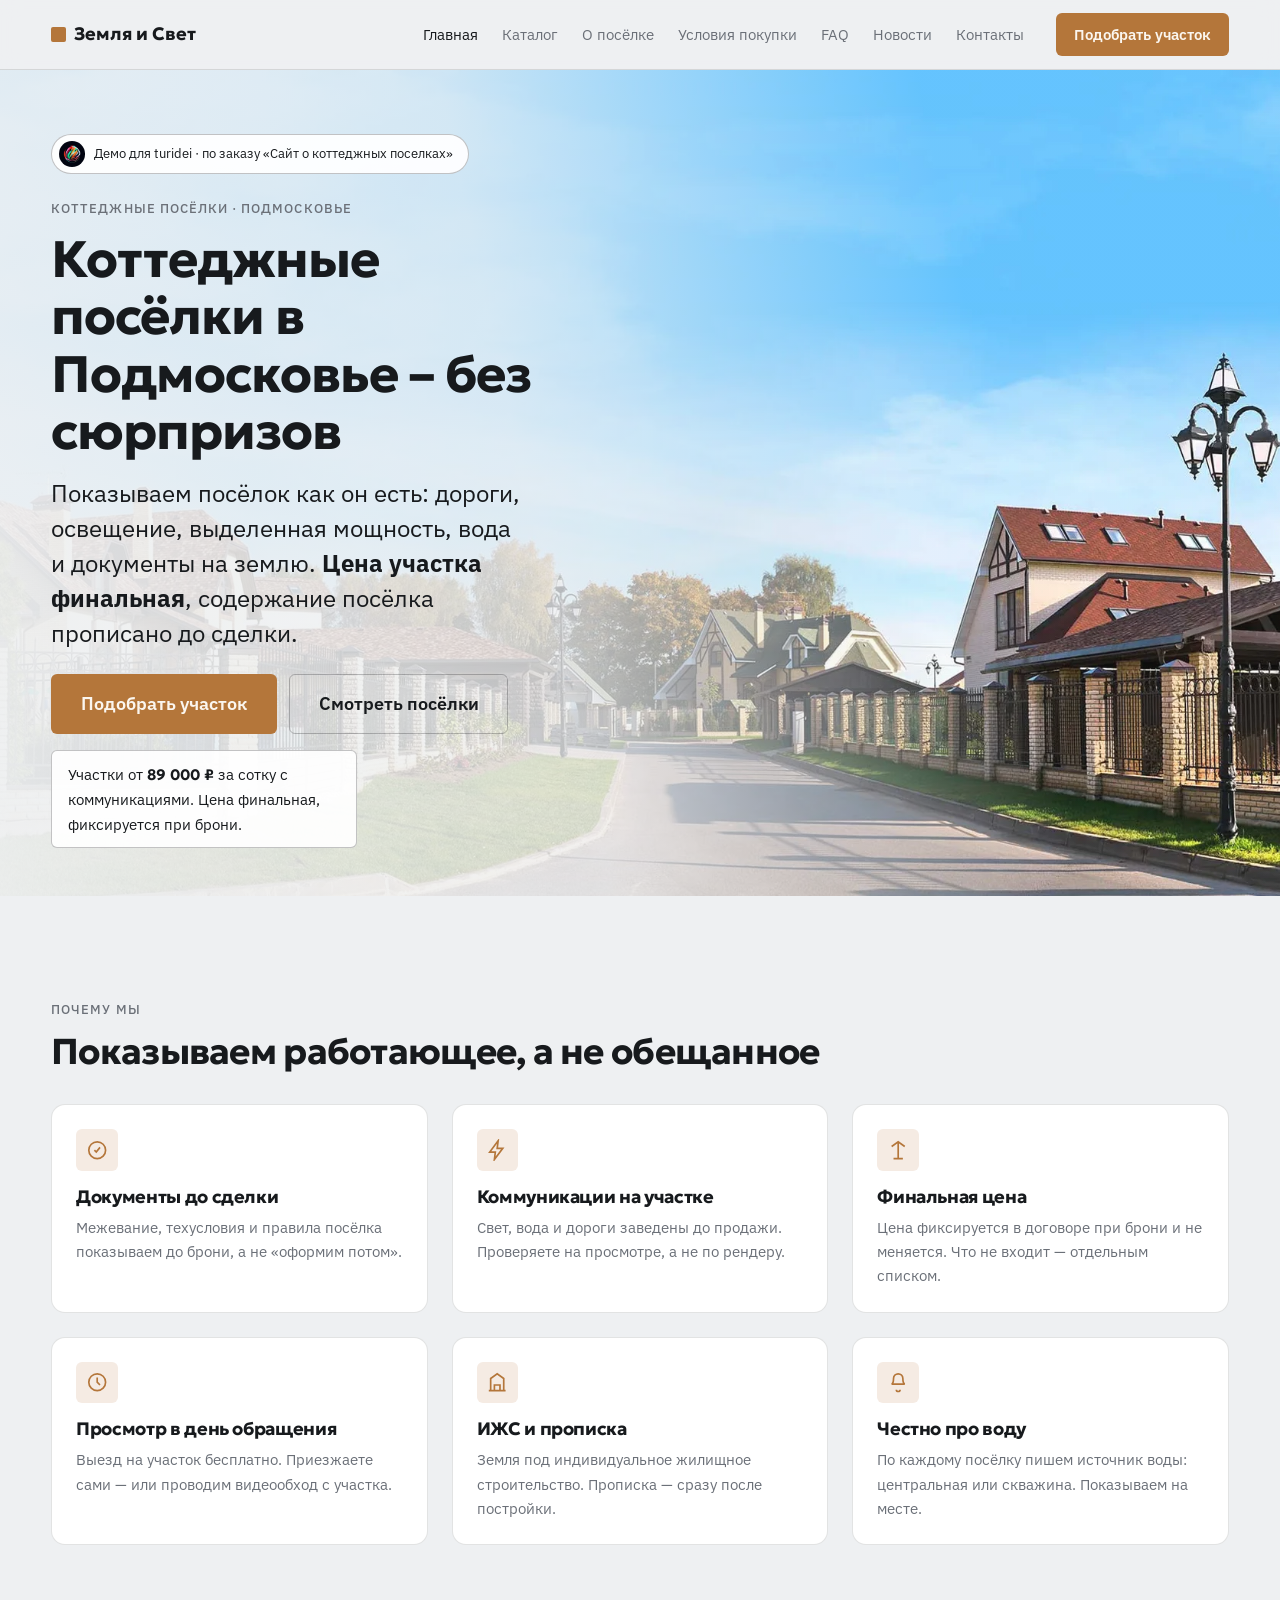
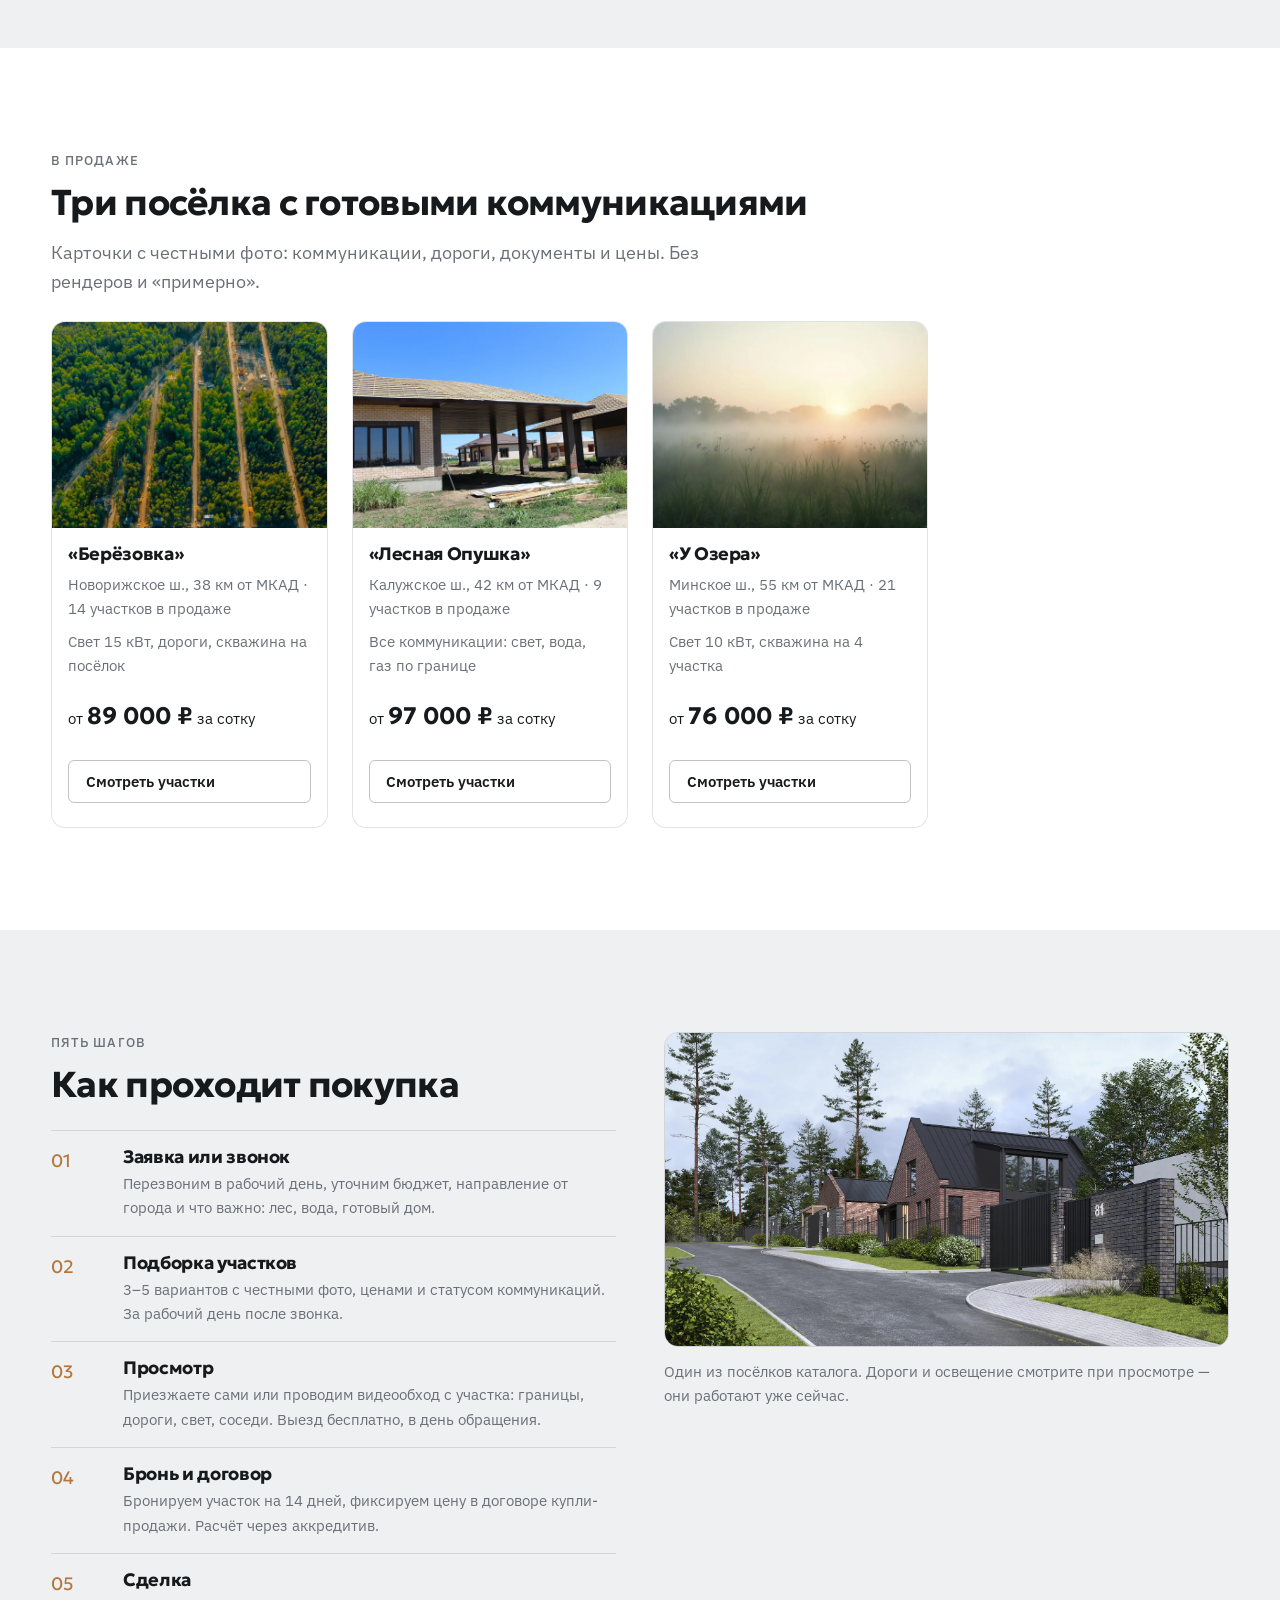
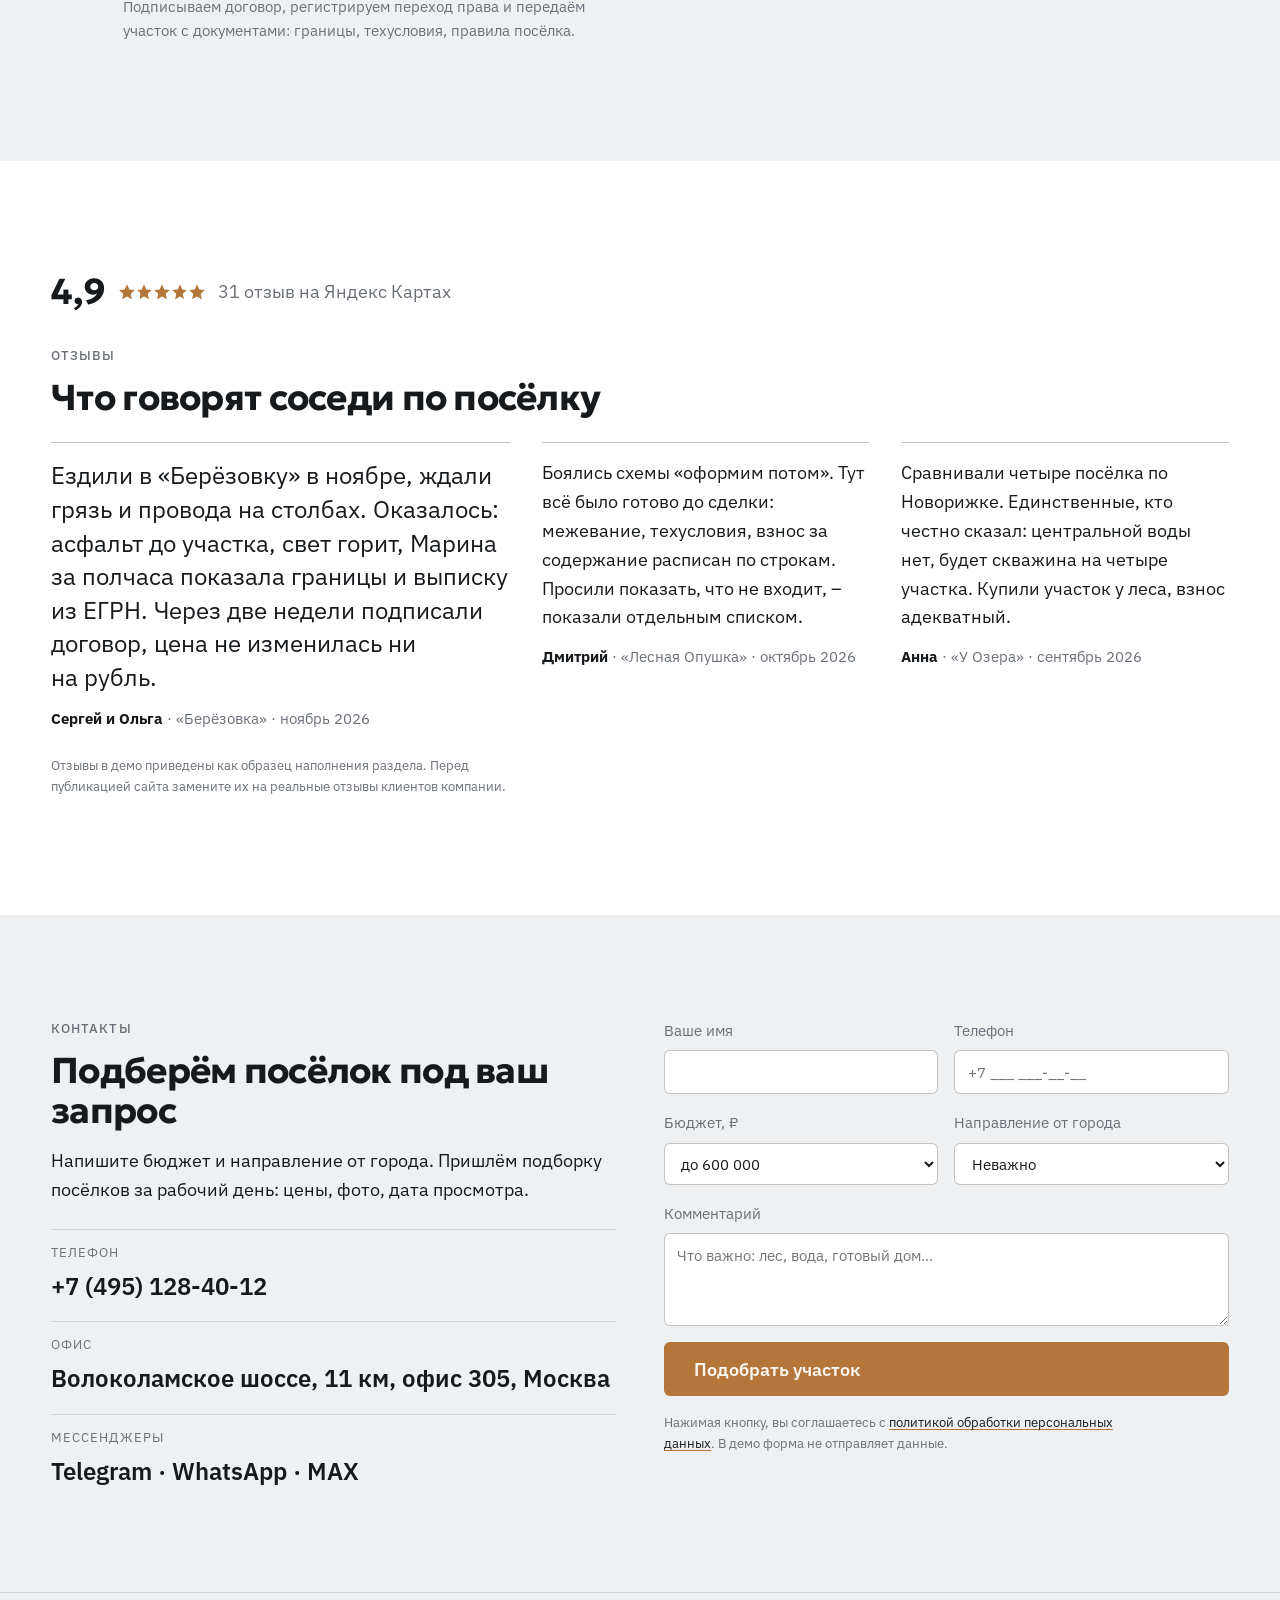
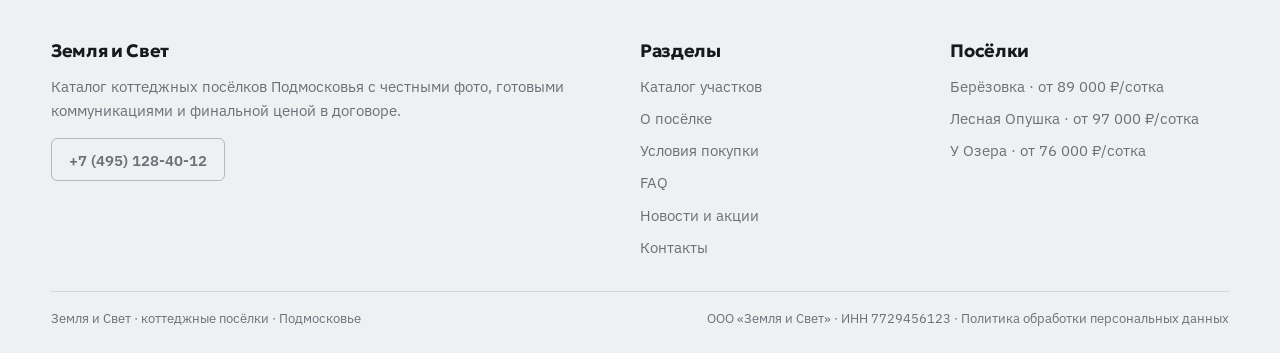
<file: index.html>
<!DOCTYPE html>
<html lang="ru">
<head>
  <meta charset="UTF-8">
  <meta name="viewport" content="width=device-width, initial-scale=1">
  <title>Земля и Свет — коттеджные посёлки в Подмосковье с коммуникациями, участки от 89 000 ₽/сотка</title>
  <meta name="description" content="Каталог коттеджных посёлков Подмосковья: Берёзовка, Лесная Опушка, У Озера. Участки ИЖС с готовыми коммуникациями от 89 000 ₽ за сотку. Цена финальная, фиксируется в договоре.">
  <meta property="og:title" content="Земля и Свет — коттеджные посёлки в Подмосковье без сюрпризов">
  <meta property="og:description" content="Участки ИЖС с коммуникациями от 89 000 ₽/сотка. Дороги, свет, документы — показываем работающее, а не обещанное.">
  <meta property="og:type" content="website">
  <meta property="og:image" content="assets/og.jpg">
  <link rel="preconnect" href="https://fonts.googleapis.com">
  <link rel="preconnect" href="https://fonts.gstatic.com" crossorigin>
  <link href="https://fonts.googleapis.com/css2?family=Geologica:wght@500;600;700&family=IBM+Plex+Sans:wght@400;500;600&display=swap" rel="stylesheet">
  <link rel="icon" href="favicon.svg" type="image/svg+xml">
  <link rel="stylesheet" href="css/site.css?v=4">
  <style>
    /* главная: все тексты строго влево */
    main h1, main h2, main h3, main h4, main p, main li, main dd, main dt,
    main blockquote, main figcaption, main .label, main .field, main .btn, main td, main th { text-align: left; }
    /* колонка на всю ширину экрана: контент начинается от левого края */
    main .wrap, .site-header .wrap, .site-footer .wrap { width: calc(100% - 2 * var(--gutter)); }
    main h2, main .section > .wrap > .label { margin-left: 0; }
    /* преимущества: 3 колонки × 2 ряда */
    main .pros { grid-template-columns: repeat(3, 1fr); }
    @media (max-width: 900px) { main .pros { grid-template-columns: repeat(2, 1fr); } }
    @media (max-width: 560px) { main .pros { grid-template-columns: 1fr; } }
  </style>
  <script type="application/ld+json">
  {
    "@context": "https://schema.org",
    "@type": "RealEstateAgent",
    "name": "Земля и Свет",
    "description": "Каталог коттеджных посёлков Подмосковья с готовыми коммуникациями",
    "telephone": "+7 (495) 128-40-12",
    "address": { "@type": "PostalAddress", "addressLocality": "Москва", "streetAddress": "Волоколамское шоссе, 11 км, офис 305" },
    "areaServed": "Подмосковье"
  }
  </script>
</head>
<body data-nav="index">

<header class="site-header">
  <div class="wrap site-header__in">
    <a class="logo" href="index.html"><i aria-hidden="true"></i>Земля и Свет</a>
    <button class="nav-toggle" type="button" aria-expanded="false" aria-controls="site-nav">Меню</button>
    <nav class="site-nav" id="site-nav" aria-label="Основная навигация">
      <a href="index.html" data-nav="index">Главная</a>
      <a href="catalog.html" data-nav="catalog">Каталог</a>
      <a href="poselok.html" data-nav="poselok">О посёлке</a>
      <a href="terms.html" data-nav="terms">Условия покупки</a>
      <a href="faq.html" data-nav="faq">FAQ</a>
      <a href="news.html" data-nav="news">Новости</a>
      <a href="contacts.html" data-nav="contacts">Контакты</a>
    </nav>
    <a class="btn btn--sm" href="catalog.html">Подобрать участок</a>
  </div>
</header>

<main>
  <!-- HERO -->
  <section class="hero" aria-label="Коттеджные посёлки в Подмосковье">
    <div class="hero__img">
      <img src="assets/cover.webp" alt="Улица коттеджного посёлка: дома, заборы, фонари, чистая дорога" fetchpriority="high">
    </div>
    <div class="hero__scrim"></div>
    <div class="wrap hero__body">
      <p class="demo-for"><img src="assets/zakazchik.jpg" alt="">Демо для turidei · по заказу «Сайт о коттеджных поселках»</p>
      <span class="label">Коттеджные посёлки · Подмосковье</span>
      <h1>Коттеджные посёлки в Подмосковье – без сюрпризов</h1>
      <p class="lead">Показываем посёлок как он есть: дороги, освещение, выделенная мощность, вода и документы на землю. <b>Цена участка финальная</b>, содержание посёлка прописано до сделки.</p>
      <div class="hero__cta">
        <a class="btn" href="catalog.html">Подобрать участок</a>
        <a class="btn btn--ghost" href="poselok.html">Смотреть посёлки</a>
      </div>
      <p class="hero__price">Участки от <b>89 000 ₽</b> за сотку с коммуникациями. <span>Цена финальная, фиксируется при брони.</span></p>
    </div>
  </section>

  <!-- ПРЕИМУЩЕСТВА -->
  <section class="section" aria-label="Преимущества">
    <div class="wrap">
      <span class="label">Почему мы</span>
      <h2>Показываем работающее, а не обещанное</h2>
      <div class="pros" style="margin-top: var(--s6)">
        <div class="pros__item">
          <div class="pros__icon" aria-hidden="true"><svg viewBox="0 0 24 24" fill="none" stroke="currentColor" stroke-width="1.8"><path d="M9 12l2 2 4-5"/><circle cx="12" cy="12" r="9"/></svg></div>
          <h3>Документы до сделки</h3>
          <p>Межевание, техусловия и правила посёлка показываем до брони, а не «оформим потом».</p>
        </div>
        <div class="pros__item">
          <div class="pros__icon" aria-hidden="true"><svg viewBox="0 0 24 24" fill="none" stroke="currentColor" stroke-width="1.8"><path d="M13 2L4 14h6l-1 8 9-12h-6z"/></svg></div>
          <h3>Коммуникации на участке</h3>
          <p>Свет, вода и дороги заведены до продажи. Проверяете на просмотре, а не по рендеру.</p>
        </div>
        <div class="pros__item">
          <div class="pros__icon" aria-hidden="true"><svg viewBox="0 0 24 24" fill="none" stroke="currentColor" stroke-width="1.8"><path d="M12 3v18M5 8l7-5 7 5M7 21h10"/></svg></div>
          <h3>Финальная цена</h3>
          <p>Цена фиксируется в договоре при брони и не меняется. Что не входит — отдельным списком.</p>
        </div>
        <div class="pros__item">
          <div class="pros__icon" aria-hidden="true"><svg viewBox="0 0 24 24" fill="none" stroke="currentColor" stroke-width="1.8"><circle cx="12" cy="12" r="9"/><path d="M12 7v5l3 3"/></svg></div>
          <h3>Просмотр в день обращения</h3>
          <p>Выезд на участок бесплатно. Приезжаете сами — или проводим видеообход с участка.</p>
        </div>
        <div class="pros__item">
          <div class="pros__icon" aria-hidden="true"><svg viewBox="0 0 24 24" fill="none" stroke="currentColor" stroke-width="1.8"><path d="M3 21h18M5 21V8l7-5 7 5v13M9 21v-6h6v6"/></svg></div>
          <h3>ИЖС и прописка</h3>
          <p>Земля под индивидуальное жилищное строительство. Прописка — сразу после постройки.</p>
        </div>
        <div class="pros__item">
          <div class="pros__icon" aria-hidden="true"><svg viewBox="0 0 24 24" fill="none" stroke="currentColor" stroke-width="1.8"><path d="M17 8a5 5 0 10-10 0c0 5-2 6-2 6h14s-2-1-2-6M10 20a2 2 0 004 0"/></svg></div>
          <h3>Честно про воду</h3>
          <p>По каждому посёлку пишем источник воды: центральная или скважина. Показываем на месте.</p>
        </div>
      </div>
    </div>
  </section>

  <!-- КАТАЛОГ ПОСЁЛКОВ -->
  <section class="section section--surface" aria-label="Посёлки в продаже">
    <div class="wrap">
      <span class="label">В продаже</span>
      <h2>Три посёлка с готовыми коммуникациями</h2>
      <p class="muted">Карточки с честными фото: коммуникации, дороги, документы и цены. Без рендеров и «примерно».</p>
      <div class="cards" id="village-cards" style="margin-top: var(--s5)"></div>
    </div>
  </section>

  <!-- КАК ПОКУПАЕМ -->
  <section class="section" aria-label="Как проходит покупка">
    <div class="wrap two-col">
      <div>
        <span class="label">Пять шагов</span>
        <h2>Как проходит покупка</h2>
        <ol class="steps" style="margin-top: var(--s5)">
          <li><div><h3>Заявка или звонок</h3><p>Перезвоним в рабочий день, уточним бюджет, направление от города и что важно: лес, вода, готовый дом.</p></div></li>
          <li><div><h3>Подборка участков</h3><p>3–5 вариантов с честными фото, ценами и статусом коммуникаций. За рабочий день после звонка.</p></div></li>
          <li><div><h3>Просмотр</h3><p>Приезжаете сами или проводим видеообход с участка: границы, дороги, свет, соседи. Выезд бесплатно, в день обращения.</p></div></li>
          <li><div><h3>Бронь и договор</h3><p>Бронируем участок на 14 дней, фиксируем цену в договоре купли-продажи. Расчёт через аккредитив.</p></div></li>
          <li><div><h3>Сделка</h3><p>Подписываем договор, регистрируем переход права и передаём участок с документами: границы, техусловия, правила посёлка.</p></div></li>
        </ol>
      </div>
      <figure class="figure">
        <img src="assets/house.webp" alt="Улица посёлка с домами: заборы, фонари, подъезд" loading="lazy">
        <figcaption>Один из посёлков каталога. Дороги и освещение смотрите при просмотре — они работают уже сейчас.</figcaption>
      </figure>
    </div>
  </section>

  <!-- ОТЗЫВЫ -->
  <section class="section section--surface" aria-label="Отзывы покупателей">
    <div class="wrap">
      <div class="reviews__rating">
        <span class="reviews__num">4,9</span>
        <span class="stars" role="img" aria-label="Оценка 4,9 из 5"></span>
        <span class="muted">31 отзыв на Яндекс Картах</span>
      </div>
      <span class="label">Отзывы</span>
      <h2>Что говорят соседи по посёлку</h2>
      <div class="reviews" id="review-list" style="margin-top: var(--s5)"></div>
      <p class="muted" style="margin-top: var(--s5); font-size: var(--t-xs)">Отзывы в демо приведены как образец наполнения раздела. Перед публикацией сайта замените их на реальные отзывы клиентов компании.</p>
    </div>
  </section>

  <!-- КОНТАКТ + ФОРМА -->
  <section class="section" id="zayavka" aria-label="Оставить заявку">
    <div class="wrap contact-grid">
      <div>
        <span class="label">Контакты</span>
        <h2>Подберём посёлок под ваш запрос</h2>
        <p>Напишите бюджет и направление от города. Пришлём подборку посёлков за рабочий день: цены, фото, дата просмотра.</p>
        <dl class="contact-list" style="margin-top: var(--s5)">
          <div><dt>Телефон</dt><dd><a href="tel:+74951284012">+7 (495) 128-40-12</a></dd></div>
          <div><dt>Офис</dt><dd>Волоколамское шоссе, 11 км, офис 305, Москва</dd></div>
          <div><dt>Мессенджеры</dt><dd><a href="https://t.me/zemlya_i_svet" rel="noopener">Telegram</a> · <a href="https://wa.me/74951284012" rel="noopener">WhatsApp</a> · <a href="https://max.ru/zemlya_i_svet" rel="noopener">MAX</a></dd></div>
        </dl>
      </div>
      <form class="form" data-demo-form action="#" method="post" aria-label="Форма заявки">
        <div class="form__fields" style="display: grid; gap: var(--s4)">
          <div class="form__row">
            <label class="field"><span>Ваше имя</span><input type="text" name="name" required autocomplete="name"></label>
            <label class="field"><span>Телефон</span><input type="tel" name="phone" required autocomplete="tel" placeholder="+7 ___ ___-__-__"></label>
          </div>
          <div class="form__row">
            <label class="field"><span>Бюджет, ₽</span>
              <select name="budget">
                <option>до 600 000</option>
                <option>600 000 – 900 000</option>
                <option>900 000 – 1 500 000</option>
                <option>с домом, от 8 000 000</option>
              </select>
            </label>
            <label class="field"><span>Направление от города</span>
              <select name="dir">
                <option>Неважно</option>
                <option>Новорижское шоссе</option>
                <option>Калужское шоссе</option>
                <option>Минское шоссе</option>
              </select>
            </label>
          </div>
          <label class="field"><span>Комментарий</span><textarea name="msg" rows="3" placeholder="Что важно: лес, вода, готовый дом…"></textarea></label>
          <button class="btn" type="submit">Подобрать участок</button>
          <p class="form__note">Нажимая кнопку, вы соглашаетесь с <a href="#politika">политикой обработки персональных данных</a>. В демо форма не отправляет данные.</p>
        </div>
        <p class="form__ok" role="status">Заявка принята. В рабочий день перезвоним, уточним запрос и пришлём подборку посёлков с ценами и датой просмотра.</p>
      </form>
    </div>
  </section>
</main>

<footer class="site-footer">
  <div class="wrap">
    <div class="site-footer__grid">
      <div>
        <h4>Земля и Свет</h4>
        <p class="muted">Каталог коттеджных посёлков Подмосковья с честными фото, готовыми коммуникациями и финальной ценой в договоре.</p>
        <a class="btn btn--ghost btn--sm" href="tel:+74951284012">+7 (495) 128-40-12</a>
      </div>
      <nav aria-label="Разделы сайта">
        <h4>Разделы</h4>
        <ul>
          <li><a href="catalog.html">Каталог участков</a></li>
          <li><a href="poselok.html">О посёлке</a></li>
          <li><a href="terms.html">Условия покупки</a></li>
          <li><a href="faq.html">FAQ</a></li>
          <li><a href="news.html">Новости и акции</a></li>
          <li><a href="contacts.html">Контакты</a></li>
        </ul>
      </nav>
      <nav aria-label="Посёлки">
        <h4>Посёлки</h4>
        <ul>
          <li><a href="catalog.html?village=berezovka">Берёзовка · от 89 000 ₽/сотка</a></li>
          <li><a href="catalog.html?village=lesnaya">Лесная Опушка · от 97 000 ₽/сотка</a></li>
          <li><a href="catalog.html?village=ozero">У Озера · от 76 000 ₽/сотка</a></li>
        </ul>
      </nav>
    </div>
    <div class="site-footer__foot">
      <span>Земля и Свет · коттеджные посёлки · Подмосковье</span>
      <span>ООО «Земля и Свет» · ИНН 7729456123 · <a href="#politika">Политика обработки персональных данных</a></span>
    </div>
  </div>
</footer>

<script src="js/data.js?v=4"></script>
<script>
  // карточки посёлков и отзывы рендерятся из единых данных
  (function () {
    var fmt = function (n) { return n.toLocaleString("ru-RU"); };
    document.getElementById("village-cards").innerHTML = window.SITE.villages.map(function (v) {
      return '<article class="card">' +
        '<div class="card__img"><img src="' + v.img + '" alt="Посёлок «' + v.name + '», ' + v.dir + '" loading="lazy"></div>' +
        '<div class="card__body">' +
        '<h3 class="card__title">«' + v.name + '»</h3>' +
        '<p class="card__meta">' + v.dir + ' · ' + v.lots + ' участков в продаже</p>' +
        '<p class="card__meta">' + v.comm + '</p>' +
        '<p class="card__price">от <b>' + fmt(v.priceFrom) + ' ₽</b> за сотку</p>' +
        '<a class="btn btn--ghost btn--sm" href="catalog.html?village=' + v.id + '">Смотреть участки</a>' +
        '</div></article>';
    }).join("");

    document.getElementById("review-list").innerHTML = window.SITE.reviews.map(function (r) {
      return '<figure class="reviews__item' + (r.big ? ' reviews__item--big' : '') + '">' +
        '<blockquote>' + r.text + '</blockquote>' +
        '<figcaption><b>' + r.name + '</b> · ' + r.where + ' · ' + r.when + '</figcaption></figure>';
    }).join("");
  })();
</script>
<script src="js/site.js?v=4"></script>
</body>
</html>
</file>
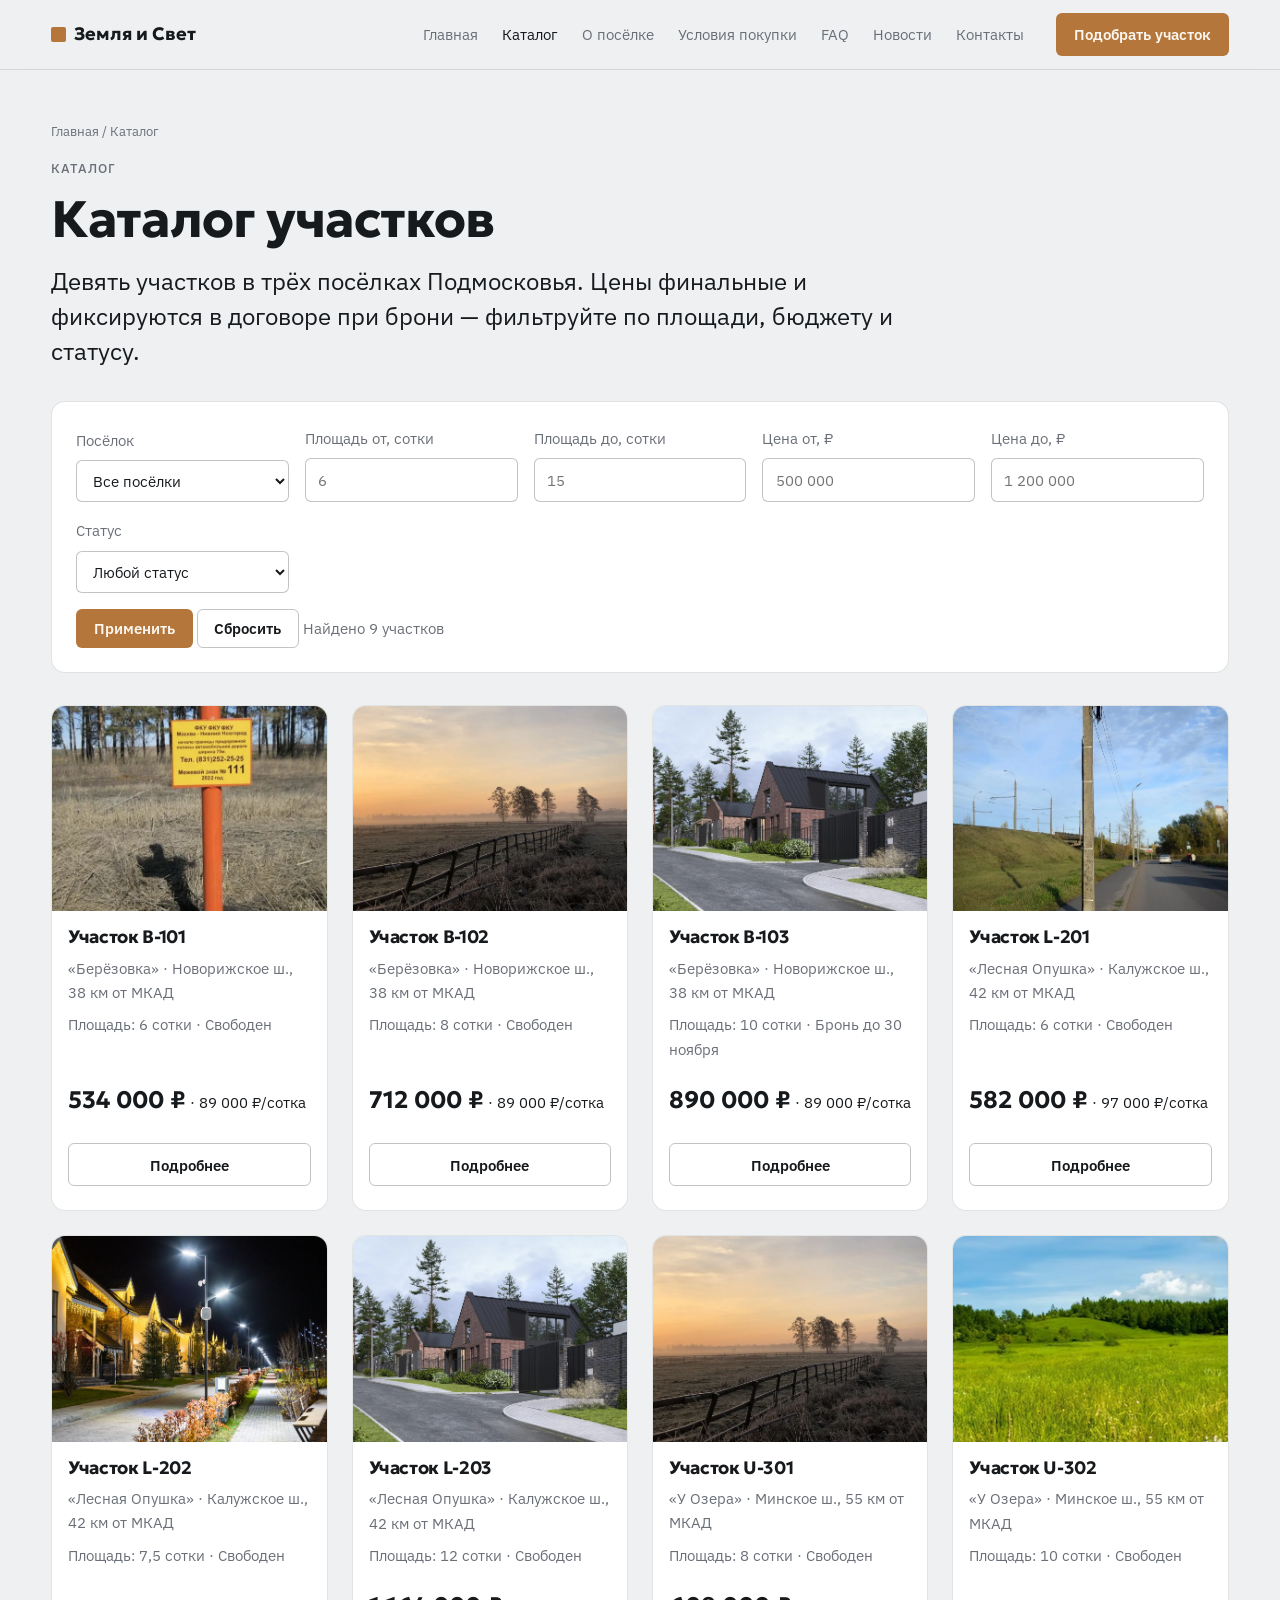
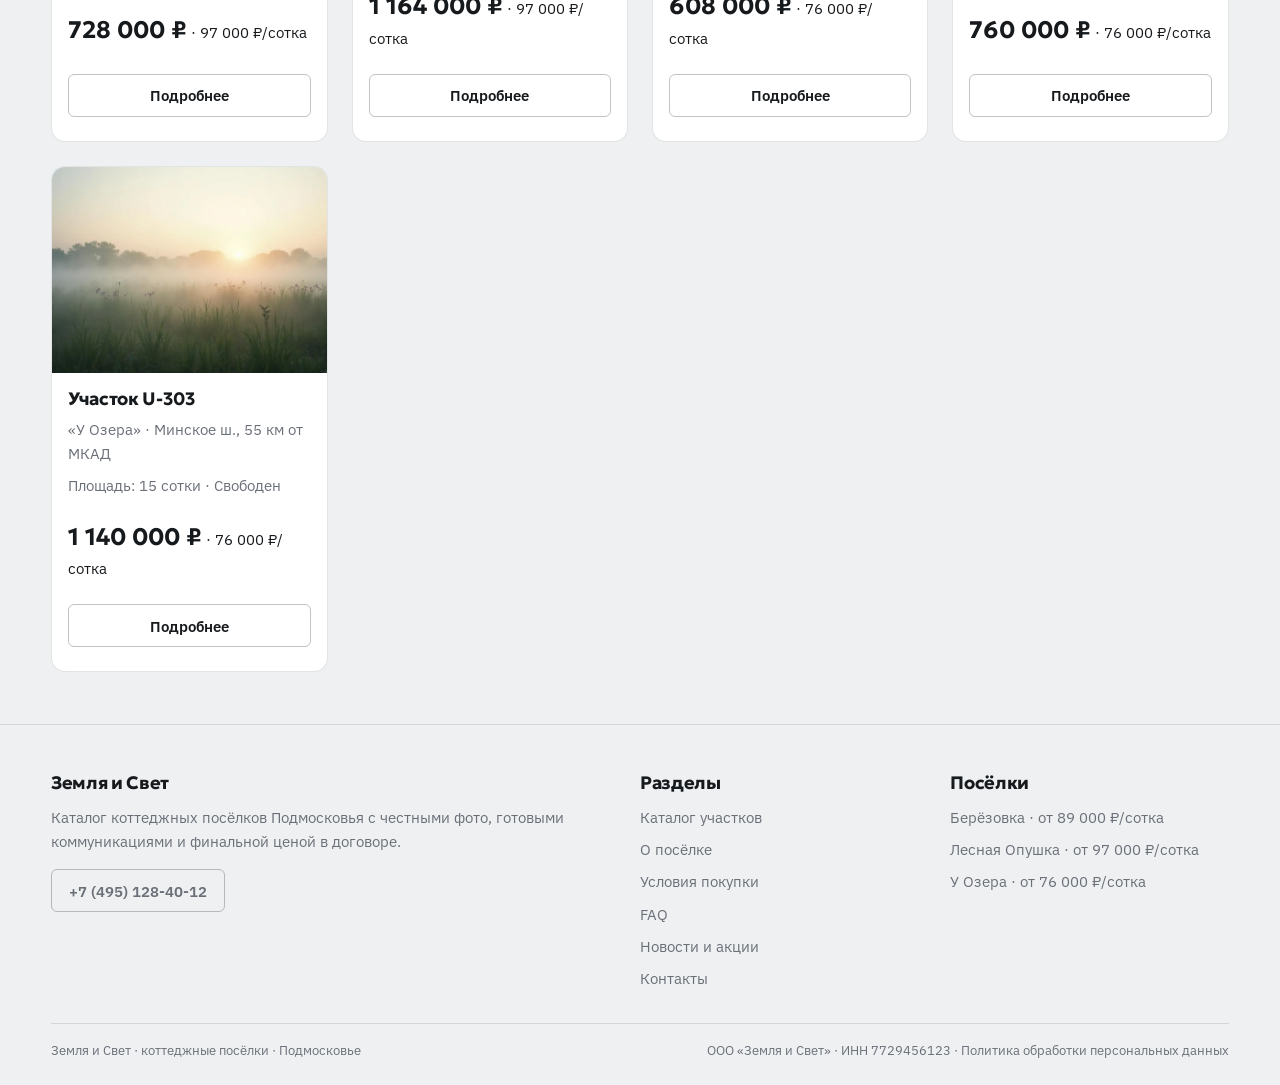
<file: catalog.html>
<!DOCTYPE html>
<html lang="ru">
<head>
  <meta charset="UTF-8">
  <meta name="viewport" content="width=device-width, initial-scale=1">
  <title>Каталог участков — Земля и Свет</title>
  <meta name="description" content="Каталог участков в коттеджных посёлках «Берёзовка», «Лесная Опушка» и «У Озера»: площадь от 6 соток, цены от 76 000 ₽ за сотку, свет, вода, дороги. Фильтр по посёлку, площади, цене и статусу.">
  <meta property="og:title" content="Каталог участков — Земля и Свет">
  <meta property="og:description" content="Участки ИЖС с коммуникациями в трёх посёлках Подмосковья. Честные фото и финальные цены.">
  <meta property="og:type" content="website">
  <meta property="og:image" content="assets/og.jpg">
  <link rel="preconnect" href="https://fonts.googleapis.com">
  <link rel="preconnect" href="https://fonts.gstatic.com" crossorigin>
  <link href="https://fonts.googleapis.com/css2?family=Geologica:wght@500;600;700&family=IBM+Plex+Sans:wght@400;500;600&display=swap" rel="stylesheet">
  <link rel="icon" href="favicon.svg" type="image/svg+xml">
  <link rel="stylesheet" href="css/site.css?v=4">
  <script type="application/ld+json">
  {
    "@context": "https://schema.org",
    "@type": "RealEstateAgent",
    "name": "Земля и Свет",
    "description": "Каталог коттеджных посёлков Подмосковья с готовыми коммуникациями",
    "telephone": "+7 (495) 128-40-12",
    "address": { "@type": "PostalAddress", "addressLocality": "Москва", "streetAddress": "Волоколамское шоссе, 11 км, офис 305" },
    "areaServed": "Подмосковье"
  }
  </script>
</head>
<body data-nav="catalog">

<header class="site-header">
  <div class="wrap site-header__in">
    <a class="logo" href="index.html"><i aria-hidden="true"></i>Земля и Свет</a>
    <button class="nav-toggle" type="button" aria-expanded="false" aria-controls="site-nav">Меню</button>
    <nav class="site-nav" id="site-nav" aria-label="Основная навигация">
      <a href="index.html" data-nav="index">Главная</a>
      <a href="catalog.html" data-nav="catalog">Каталог</a>
      <a href="poselok.html" data-nav="poselok">О посёлке</a>
      <a href="terms.html" data-nav="terms">Условия покупки</a>
      <a href="faq.html" data-nav="faq">FAQ</a>
      <a href="news.html" data-nav="news">Новости</a>
      <a href="contacts.html" data-nav="contacts">Контакты</a>
    </nav>
    <a class="btn btn--sm" href="catalog.html">Подобрать участок</a>
  </div>
</header>

<main>
  <section class="section section--tight" aria-label="Каталог участков">
    <div class="wrap">
      <nav class="breadcrumbs" aria-label="Хлебные крошки">
        <a href="index.html">Главная</a> / <span aria-current="page">Каталог</span>
      </nav>

      <span class="label">Каталог</span>
      <h1>Каталог участков</h1>
      <p class="lead">Девять участков в трёх посёлках Подмосковья. Цены финальные и фиксируются в договоре при брони — фильтруйте по площади, бюджету и статусу.</p>

      <form class="filters" id="filters" action="#" method="get" style="margin-top: var(--s6)" aria-label="Фильтры каталога">
        <div class="filters__grid">
          <label class="field"><span>Посёлок</span>
            <select name="village" id="f-village">
              <option value="">Все посёлки</option>
            </select>
          </label>
          <label class="field"><span>Площадь от, сотки</span>
            <input type="number" name="area_from" id="f-area-from" min="0" step="0.5" inputmode="decimal" placeholder="6">
          </label>
          <label class="field"><span>Площадь до, сотки</span>
            <input type="number" name="area_to" id="f-area-to" min="0" step="0.5" inputmode="decimal" placeholder="15">
          </label>
          <label class="field"><span>Цена от, ₽</span>
            <input type="number" name="price_from" id="f-price-from" min="0" step="10000" inputmode="numeric" placeholder="500 000">
          </label>
          <label class="field"><span>Цена до, ₽</span>
            <input type="number" name="price_to" id="f-price-to" min="0" step="10000" inputmode="numeric" placeholder="1 200 000">
          </label>
          <label class="field"><span>Статус</span>
            <select name="status" id="f-status">
              <option value="">Любой статус</option>
              <option value="Свободен">Свободен</option>
            </select>
          </label>
        </div>
        <div class="filters__result">
          <button class="btn btn--sm" type="submit">Применить</button>
          <button class="btn btn--ghost btn--sm" type="reset" id="f-reset">Сбросить</button>
          <span id="f-count" role="status"></span>
        </div>
      </form>

      <div class="cards" id="lot-cards"></div>
      <p class="notice" id="lot-empty" hidden>По выбранным фильтрам участков нет. Попробуйте расширить диапазон площади или цены — или позвоните, подберём вариант вручную.</p>
    </div>
  </section>
</main>

<footer class="site-footer">
  <div class="wrap">
    <div class="site-footer__grid">
      <div>
        <h4>Земля и Свет</h4>
        <p class="muted">Каталог коттеджных посёлков Подмосковья с честными фото, готовыми коммуникациями и финальной ценой в договоре.</p>
        <a class="btn btn--ghost btn--sm" href="tel:+74951284012">+7 (495) 128-40-12</a>
      </div>
      <nav aria-label="Разделы сайта">
        <h4>Разделы</h4>
        <ul>
          <li><a href="catalog.html">Каталог участков</a></li>
          <li><a href="poselok.html">О посёлке</a></li>
          <li><a href="terms.html">Условия покупки</a></li>
          <li><a href="faq.html">FAQ</a></li>
          <li><a href="news.html">Новости и акции</a></li>
          <li><a href="contacts.html">Контакты</a></li>
        </ul>
      </nav>
      <nav aria-label="Посёлки">
        <h4>Посёлки</h4>
        <ul>
          <li><a href="catalog.html?village=berezovka">Берёзовка · от 89 000 ₽/сотка</a></li>
          <li><a href="catalog.html?village=lesnaya">Лесная Опушка · от 97 000 ₽/сотка</a></li>
          <li><a href="catalog.html?village=ozero">У Озера · от 76 000 ₽/сотка</a></li>
        </ul>
      </nav>
    </div>
    <div class="site-footer__foot">
      <span>Земля и Свет · коттеджные посёлки · Подмосковье</span>
      <span>ООО «Земля и Свет» · ИНН 7729456123 · <a href="#politika">Политика обработки персональных данных</a></span>
    </div>
  </div>
</footer>

<script src="js/data.js?v=4"></script>
<script src="js/catalog.js?v=4"></script>
<script src="js/site.js?v=4"></script>
</body>
</html>
</file>
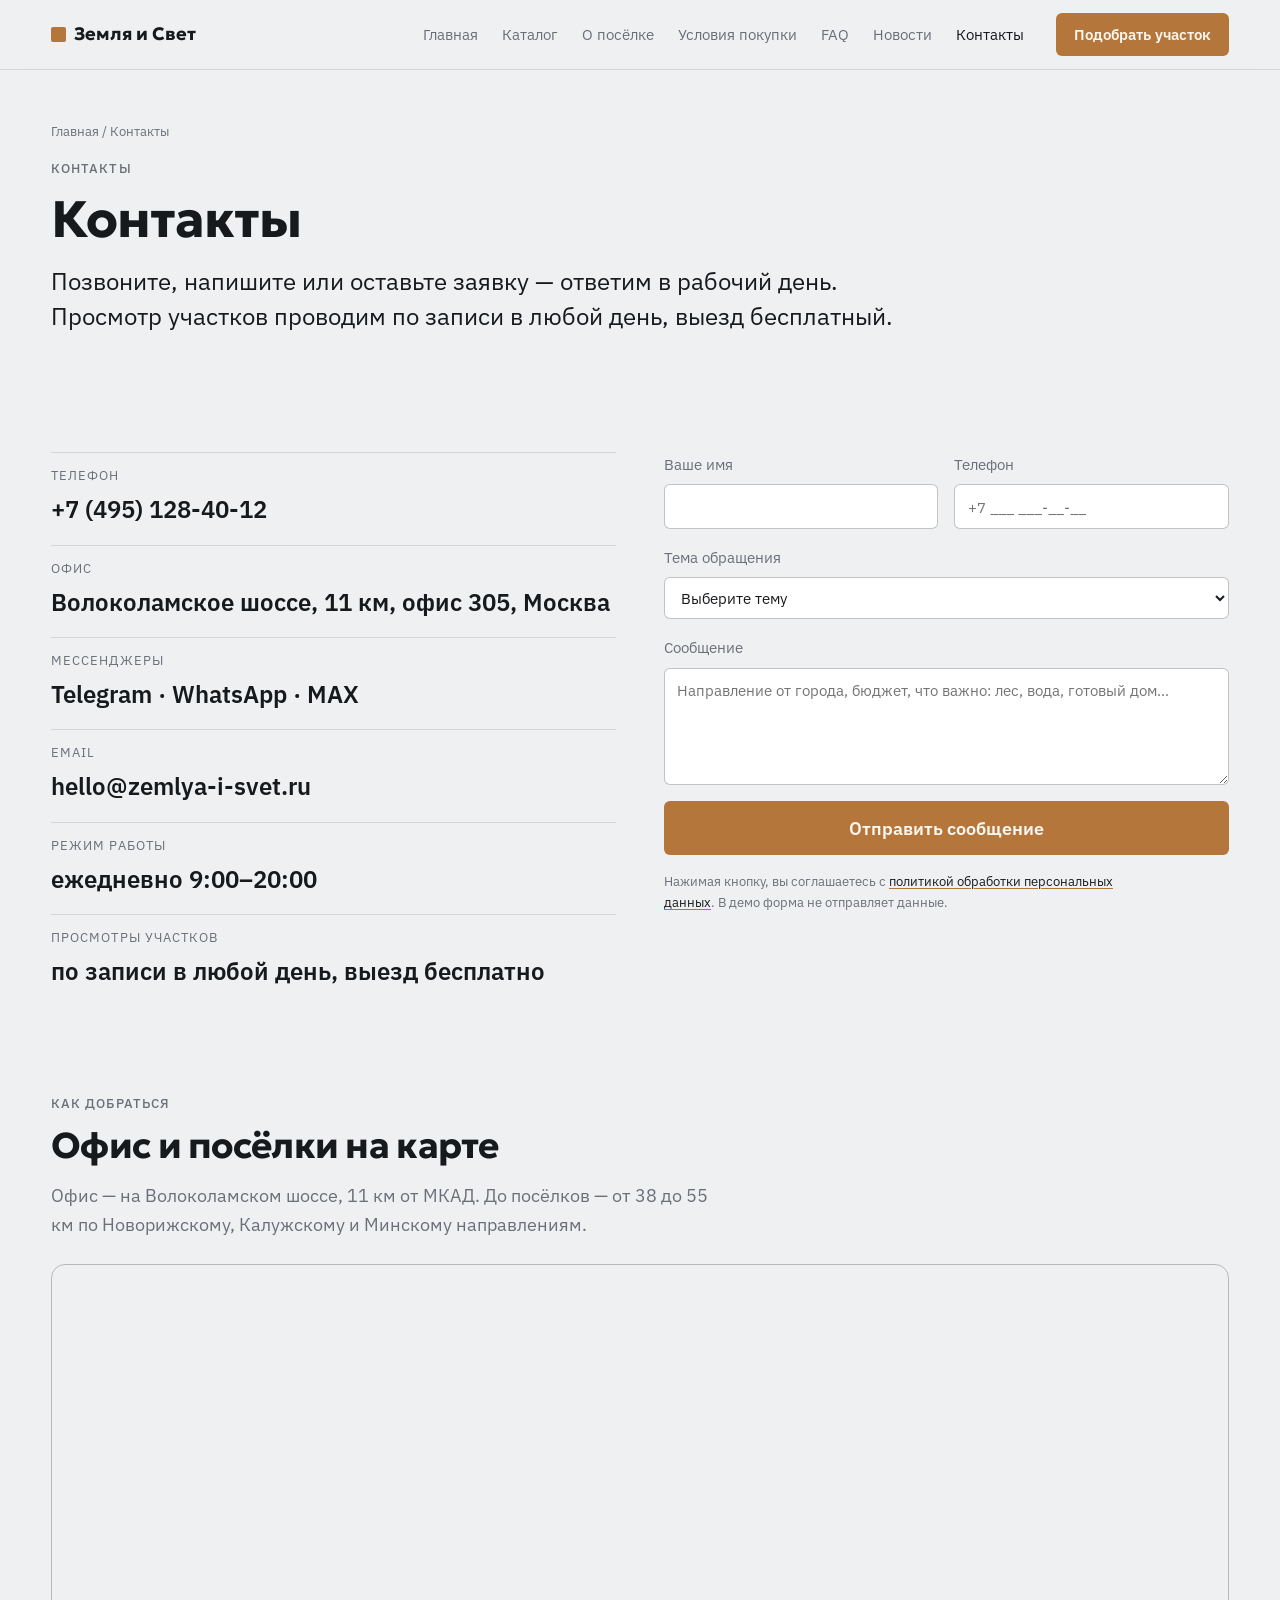
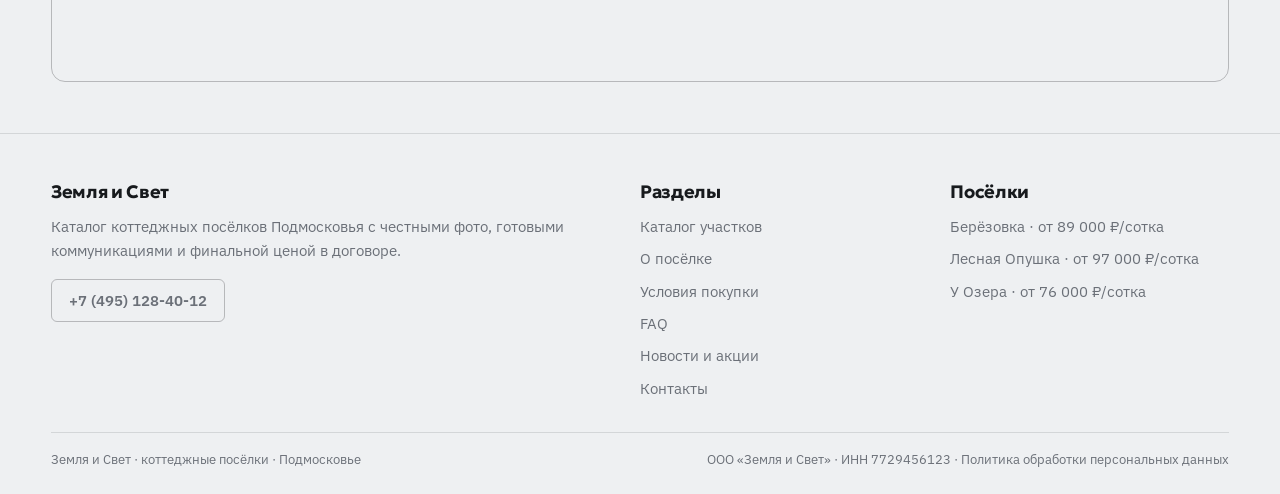
<file: contacts.html>
<!DOCTYPE html>
<html lang="ru">
<head>
  <meta charset="UTF-8">
  <meta name="viewport" content="width=device-width, initial-scale=1">
  <title>Контакты «Земля и Свет» — телефон, офис, мессенджеры, просмотры участков</title>
  <meta name="description" content="Свяжитесь с «Земля и Свет»: телефон +7 (495) 128-40-12, офис на Волоколамском шоссе, 11 км, Telegram, WhatsApp и MAX. Работаем ежедневно 9:00–20:00, просмотры участков — по записи в любой день.">
  <meta property="og:title" content="Контакты «Земля и Свет»">
  <meta property="og:description" content="Телефон, офис, мессенджеры и форма заявки. Перезвоним в рабочий день и подберём участок.">
  <meta property="og:type" content="website">
  <meta property="og:image" content="assets/og.jpg">
  <link rel="preconnect" href="https://fonts.googleapis.com">
  <link rel="preconnect" href="https://fonts.gstatic.com" crossorigin>
  <link href="https://fonts.googleapis.com/css2?family=Geologica:wght@500;600;700&family=IBM+Plex+Sans:wght@400;500;600&display=swap" rel="stylesheet">
  <link rel="icon" href="favicon.svg" type="image/svg+xml">
  <link rel="stylesheet" href="css/site.css?v=4">
</head>
<body data-nav="contacts">

<header class="site-header">
  <div class="wrap site-header__in">
    <a class="logo" href="index.html"><i aria-hidden="true"></i>Земля и Свет</a>
    <button class="nav-toggle" type="button" aria-expanded="false" aria-controls="site-nav">Меню</button>
    <nav class="site-nav" id="site-nav" aria-label="Основная навигация">
      <a href="index.html" data-nav="index">Главная</a>
      <a href="catalog.html" data-nav="catalog">Каталог</a>
      <a href="poselok.html" data-nav="poselok">О посёлке</a>
      <a href="terms.html" data-nav="terms">Условия покупки</a>
      <a href="faq.html" data-nav="faq">FAQ</a>
      <a href="news.html" data-nav="news">Новости</a>
      <a href="contacts.html" data-nav="contacts">Контакты</a>
    </nav>
    <a class="btn btn--sm" href="catalog.html">Подобрать участок</a>
  </div>
</header>

<main>
  <section class="section section--tight" aria-label="Контакты">
    <div class="wrap">
      <nav class="breadcrumbs" aria-label="Хлебные крошки">
        <a href="index.html">Главная</a> / Контакты
      </nav>
      <span class="label">Контакты</span>
      <h1>Контакты</h1>
      <p class="lead">Позвоните, напишите или оставьте заявку — ответим в рабочий день. Просмотр участков проводим по записи в любой день, выезд бесплатный.</p>
    </div>
  </section>

  <section class="section section--tight" aria-label="Как с нами связаться">
    <div class="wrap contact-grid">
      <div>
        <dl class="contact-list">
          <div><dt>Телефон</dt><dd><a href="tel:+74951284012">+7 (495) 128-40-12</a></dd></div>
          <div><dt>Офис</dt><dd>Волоколамское шоссе, 11 км, офис 305, Москва</dd></div>
          <div><dt>Мессенджеры</dt><dd><a href="https://t.me/zemlya_i_svet" rel="noopener">Telegram</a> · <a href="https://wa.me/74951284012" rel="noopener">WhatsApp</a> · <a href="https://max.ru/zemlya_i_svet" rel="noopener">MAX</a></dd></div>
          <div><dt>Email</dt><dd><a href="mailto:hello@zemlya-i-svet.ru">hello@zemlya-i-svet.ru</a></dd></div>
          <div><dt>Режим работы</dt><dd>ежедневно 9:00–20:00</dd></div>
          <div><dt>Просмотры участков</dt><dd>по записи в любой день, выезд бесплатно</dd></div>
        </dl>
      </div>
      <form class="form" data-demo-form action="#" method="post" aria-label="Форма обратной связи">
        <div class="form__fields" style="display: grid; gap: var(--s4)">
          <div class="form__row">
            <label class="field"><span>Ваше имя</span><input type="text" name="name" required autocomplete="name"></label>
            <label class="field"><span>Телефон</span><input type="tel" name="phone" required autocomplete="tel" placeholder="+7 ___ ___-__-__"></label>
          </div>
          <label class="field"><span>Тема обращения</span>
            <select name="topic" required>
              <option value="" selected disabled>Выберите тему</option>
              <option>Купить участок</option>
              <option>Продать посёлок</option>
              <option>Другое</option>
            </select>
          </label>
          <label class="field"><span>Сообщение</span><textarea name="msg" rows="4" placeholder="Направление от города, бюджет, что важно: лес, вода, готовый дом…"></textarea></label>
          <button class="btn" type="submit">Отправить сообщение</button>
          <p class="form__note">Нажимая кнопку, вы соглашаетесь с <a href="#politika">политикой обработки персональных данных</a>. В демо форма не отправляет данные.</p>
        </div>
        <p class="form__ok" role="status">Сообщение отправлено. Перезвоним в рабочий день.</p>
      </form>
    </div>
  </section>

  <section class="section section--tight" aria-label="Карта проезда">
    <div class="wrap">
      <span class="label">Как добраться</span>
      <h2>Офис и посёлки на карте</h2>
      <p class="muted" style="margin-top: var(--s3)">Офис — на Волоколамском шоссе, 11 км от МКАД. До посёлков — от 38 до 55 км по Новорижскому, Калужскому и Минскому направлениям.</p>
      <div class="map" style="margin-top: var(--s5)">
        <iframe src="https://www.openstreetmap.org/export/embed.html?bbox=36.4%2C55.5%2C37.4%2C56.1&layer=mapnik&marker=55.92%2C36.85" loading="lazy" title="Карта: посёлки Подмосковья"></iframe>
      </div>
    </div>
  </section>
</main>

<footer class="site-footer">
  <div class="wrap">
    <div class="site-footer__grid">
      <div>
        <h4>Земля и Свет</h4>
        <p class="muted">Каталог коттеджных посёлков Подмосковья с честными фото, готовыми коммуникациями и финальной ценой в договоре.</p>
        <a class="btn btn--ghost btn--sm" href="tel:+74951284012">+7 (495) 128-40-12</a>
      </div>
      <nav aria-label="Разделы сайта">
        <h4>Разделы</h4>
        <ul>
          <li><a href="catalog.html">Каталог участков</a></li>
          <li><a href="poselok.html">О посёлке</a></li>
          <li><a href="terms.html">Условия покупки</a></li>
          <li><a href="faq.html">FAQ</a></li>
          <li><a href="news.html">Новости и акции</a></li>
          <li><a href="contacts.html">Контакты</a></li>
        </ul>
      </nav>
      <nav aria-label="Посёлки">
        <h4>Посёлки</h4>
        <ul>
          <li><a href="catalog.html?village=berezovka">Берёзовка · от 89 000 ₽/сотка</a></li>
          <li><a href="catalog.html?village=lesnaya">Лесная Опушка · от 97 000 ₽/сотка</a></li>
          <li><a href="catalog.html?village=ozero">У Озера · от 76 000 ₽/сотка</a></li>
        </ul>
      </nav>
    </div>
    <div class="site-footer__foot">
      <span>Земля и Свет · коттеджные посёлки · Подмосковье</span>
      <span>ООО «Земля и Свет» · ИНН 7729456123 · <a href="#politika">Политика обработки персональных данных</a></span>
    </div>
  </div>
</footer>

<script src="js/site.js?v=4"></script>
</body>
</html>
</file>
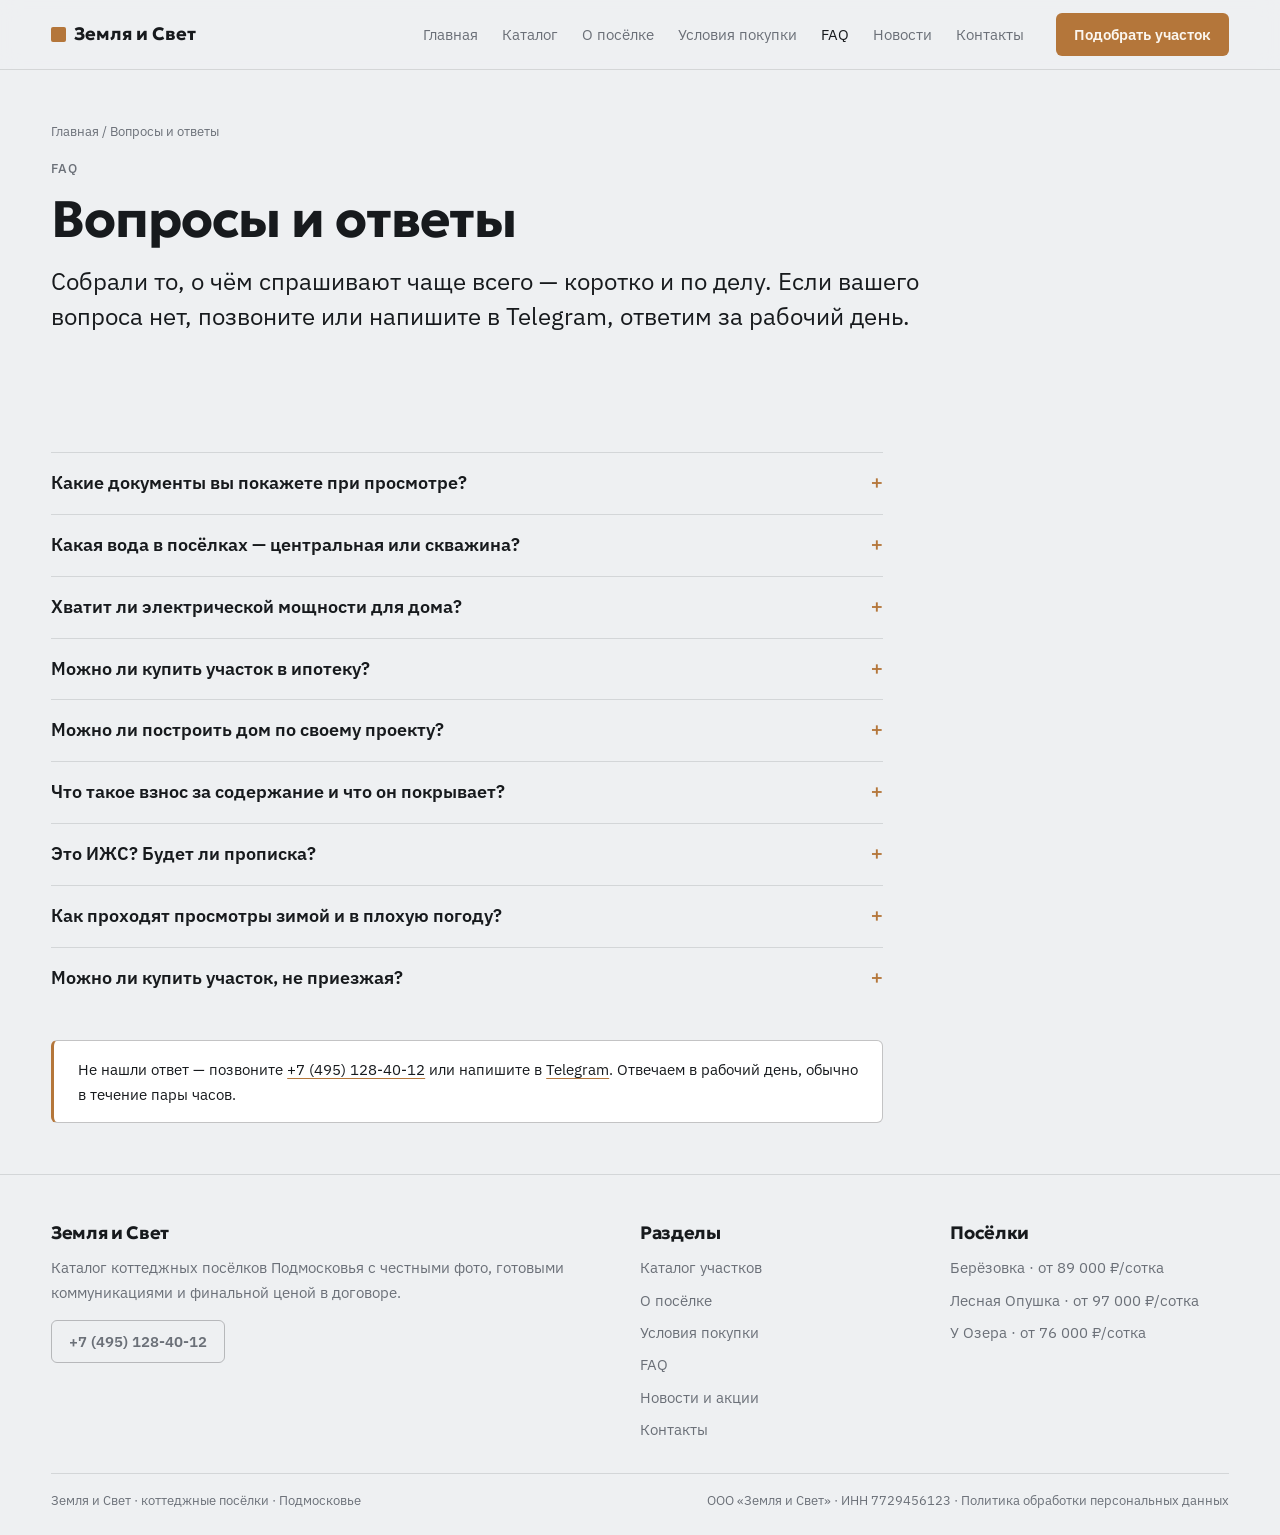
<file: faq.html>
<!DOCTYPE html>
<html lang="ru">
<head>
  <meta charset="UTF-8">
  <meta name="viewport" content="width=device-width, initial-scale=1">
  <title>Вопросы и ответы — документы, вода, ипотека, ИЖС, прописка | «Земля и Свет»</title>
  <meta name="description" content="Ответы на частые вопросы о покупке участка в посёлках «Земля и Свет»: документы при просмотре, вода и электричество, ипотека, свой проект дома, взнос за содержание, прописка, зимние просмотры и удалённая покупка.">
  <meta property="og:title" content="FAQ — «Земля и Свет»">
  <meta property="og:description" content="Документы, коммуникации, ипотека, содержание, прописка — коротко и честно, без воды.">
  <meta property="og:type" content="website">
  <meta property="og:image" content="assets/og.jpg">
  <link rel="preconnect" href="https://fonts.googleapis.com">
  <link rel="preconnect" href="https://fonts.gstatic.com" crossorigin>
  <link href="https://fonts.googleapis.com/css2?family=Geologica:wght@500;600;700&family=IBM+Plex+Sans:wght@400;500;600&display=swap" rel="stylesheet">
  <link rel="icon" href="favicon.svg" type="image/svg+xml">
  <link rel="stylesheet" href="css/site.css?v=4">
</head>
<body data-nav="faq">

<header class="site-header">
  <div class="wrap site-header__in">
    <a class="logo" href="index.html"><i aria-hidden="true"></i>Земля и Свет</a>
    <button class="nav-toggle" type="button" aria-expanded="false" aria-controls="site-nav">Меню</button>
    <nav class="site-nav" id="site-nav" aria-label="Основная навигация">
      <a href="index.html" data-nav="index">Главная</a>
      <a href="catalog.html" data-nav="catalog">Каталог</a>
      <a href="poselok.html" data-nav="poselok">О посёлке</a>
      <a href="terms.html" data-nav="terms">Условия покупки</a>
      <a href="faq.html" data-nav="faq">FAQ</a>
      <a href="news.html" data-nav="news">Новости</a>
      <a href="contacts.html" data-nav="contacts">Контакты</a>
    </nav>
    <a class="btn btn--sm" href="catalog.html">Подобрать участок</a>
  </div>
</header>

<main>
  <section class="section section--tight" aria-label="Вопросы и ответы">
    <div class="wrap">
      <nav class="breadcrumbs" aria-label="Хлебные крошки">
        <a href="index.html">Главная</a> / Вопросы и ответы
      </nav>
      <span class="label">FAQ</span>
      <h1>Вопросы и ответы</h1>
      <p class="lead">Собрали то, о чём спрашивают чаще всего — коротко и по делу. Если вашего вопроса нет, позвоните или напишите в Telegram, ответим за рабочий день.</p>
    </div>
  </section>

  <section class="section section--tight" aria-label="Список вопросов">
    <div class="wrap" style="max-width: 52rem">
      <div class="faq">
        <details>
          <summary>Какие документы вы покажете при просмотре?</summary>
          <p>Выписку из ЕГРН на участок, межевой план с закреплёнными границами, техусловия на электричество и воду, правила посёлка и образец договора купли-продажи. Всё это смотрим на месте, до брони.</p>
        </details>
        <details>
          <summary>Какая вода в посёлках — центральная или скважина?</summary>
          <p>Честно по каждому посёлку. В «Лесной Опушке» — центральная вода. В «Берёзовке» — скважина на посёлок, в «У Озера» — скважина на несколько участков или своя, это указано в карточке каждого участка. На просмотре показываем источник и расходы на него.</p>
        </details>
        <details>
          <summary>Хватит ли электрической мощности для дома?</summary>
          <p>На каждый участок заведена выделенная мощность — 10, 15 или 20 кВт, точное значение указано в карточке участка. Для дома с отоплением, тёплым полом и стандартной техникой обычно достаточно 15 кВт; если планируете больше — обсудим на подборе.</p>
        </details>
        <details>
          <summary>Можно ли купить участок в ипотеку?</summary>
          <p>Да, на землю и на строительство дома. Работаем с банками-партнёрами, помогаем собрать документы и подать заявку. Решение принимает банк, но сделку сопровождаем до регистрации права.</p>
        </details>
        <details>
          <summary>Можно ли построить дом по своему проекту?</summary>
          <p>Да, свой проект разрешён — он должен соответствовать правилам посёлка: этажность, материалы фасада, отступы от границ. Правила показываем до брони, чтобы вы понимали рамки заранее.</p>
        </details>
        <details>
          <summary>Что такое взнос за содержание и что он покрывает?</summary>
          <p>Ежемесячный платёж за общее имущество посёлка: дороги, освещение, вывоз мусора, обслуживание общих сетей. Размер взноса и статьи расходов прописаны в договоре до сделки — например, в «Лесной Опушке» это 4 500 ₽ в месяц.</p>
        </details>
        <details>
          <summary>Это ИЖС? Будет ли прописка?</summary>
          <p>Да, земля с видом разрешённого использования ИЖС — индивидуальное жилищное строительство. Прописка возможна после постройки и регистрации дома в Росреестре.</p>
        </details>
        <details>
          <summary>Как проходят просмотры зимой и в плохую погоду?</summary>
          <p>Работаем ежедневно, просмотры проводим по записи в любой день, зимой — тоже. Зимой даже удобнее: видно рельеф, подъёмы воды и как работает посёлок вне сезона. Дороги и освещение смотрим при любой погоде.</p>
        </details>
        <details>
          <summary>Можно ли купить участок, не приезжая?</summary>
          <p>Да. Проводим видеообход участка в прямом эфире, заранее высылаем документы, сделку оформляем по доверенности через нотариуса или с выездом нашего специалиста. Дистанционные сделки проводим регулярно и расскажем о каждом шаге.</p>
        </details>
      </div>

      <div class="notice" style="margin-top: var(--s6)">
        Не нашли ответ — позвоните <a href="tel:+74951284012">+7 (495) 128-40-12</a> или напишите в <a href="https://t.me/zemlya_i_svet" rel="noopener">Telegram</a>. Отвечаем в рабочий день, обычно в течение пары часов.
      </div>
    </div>
  </section>
</main>

<footer class="site-footer">
  <div class="wrap">
    <div class="site-footer__grid">
      <div>
        <h4>Земля и Свет</h4>
        <p class="muted">Каталог коттеджных посёлков Подмосковья с честными фото, готовыми коммуникациями и финальной ценой в договоре.</p>
        <a class="btn btn--ghost btn--sm" href="tel:+74951284012">+7 (495) 128-40-12</a>
      </div>
      <nav aria-label="Разделы сайта">
        <h4>Разделы</h4>
        <ul>
          <li><a href="catalog.html">Каталог участков</a></li>
          <li><a href="poselok.html">О посёлке</a></li>
          <li><a href="terms.html">Условия покупки</a></li>
          <li><a href="faq.html">FAQ</a></li>
          <li><a href="news.html">Новости и акции</a></li>
          <li><a href="contacts.html">Контакты</a></li>
        </ul>
      </nav>
      <nav aria-label="Посёлки">
        <h4>Посёлки</h4>
        <ul>
          <li><a href="catalog.html?village=berezovka">Берёзовка · от 89 000 ₽/сотка</a></li>
          <li><a href="catalog.html?village=lesnaya">Лесная Опушка · от 97 000 ₽/сотка</a></li>
          <li><a href="catalog.html?village=ozero">У Озера · от 76 000 ₽/сотка</a></li>
        </ul>
      </nav>
    </div>
    <div class="site-footer__foot">
      <span>Земля и Свет · коттеджные посёлки · Подмосковье</span>
      <span>ООО «Земля и Свет» · ИНН 7729456123 · <a href="#politika">Политика обработки персональных данных</a></span>
    </div>
  </div>
</footer>

<script src="js/site.js?v=4"></script>
</body>
</html>
</file>
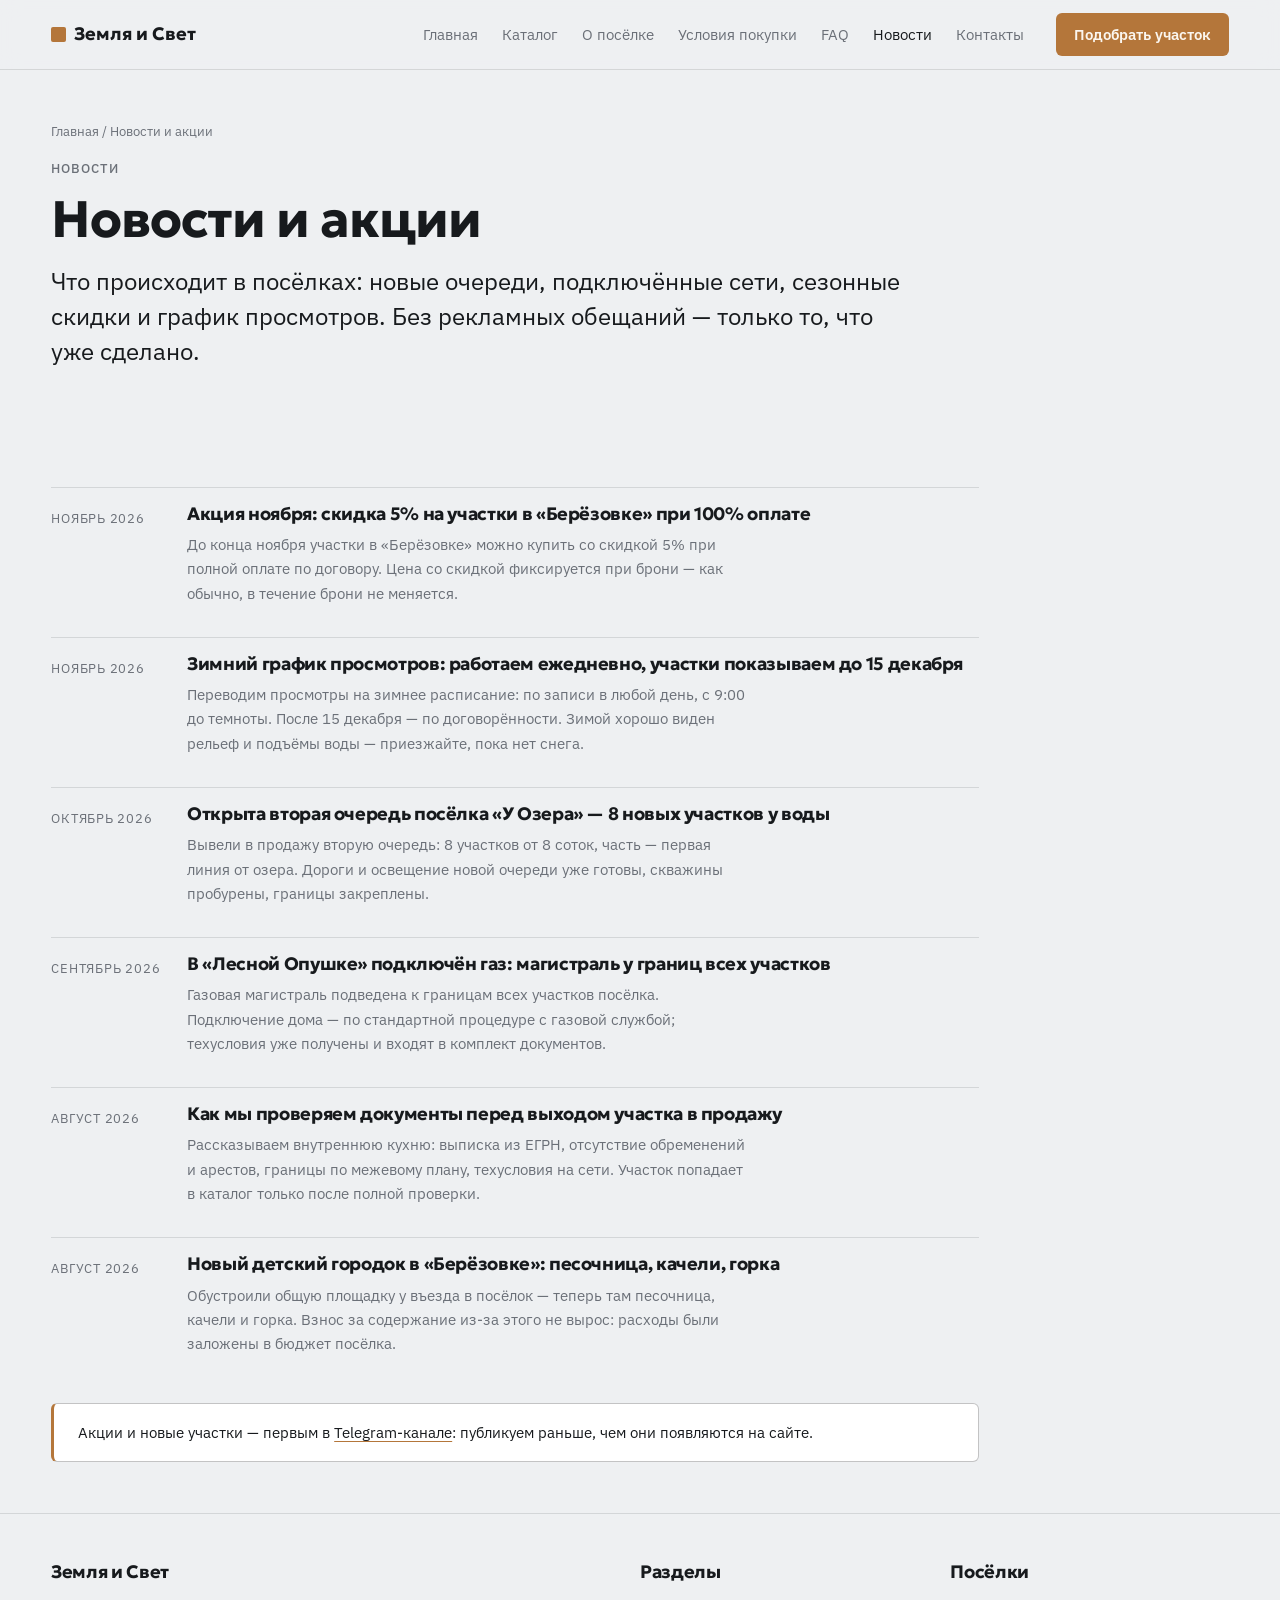
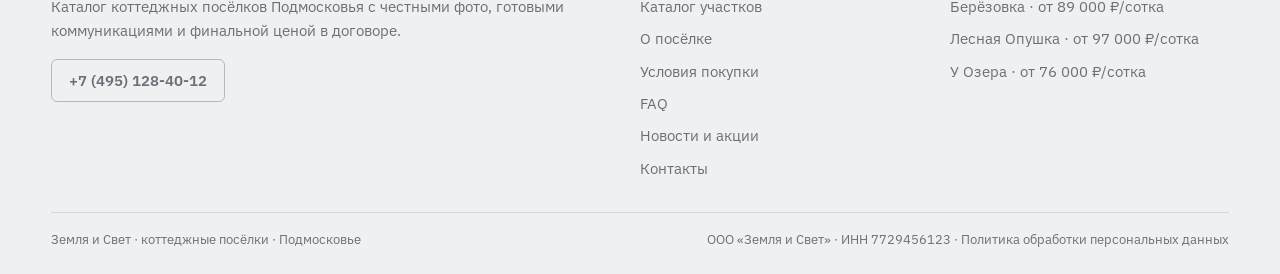
<file: news.html>
<!DOCTYPE html>
<html lang="ru">
<head>
  <meta charset="UTF-8">
  <meta name="viewport" content="width=device-width, initial-scale=1">
  <title>Новости и акции — «Земля и Свет»: скидки, новые очереди, подключение газа</title>
  <meta name="description" content="Новости посёлков «Земля и Свет»: акции на участки, открытие новых очередей, подключение газа, зимний график просмотров и как мы проверяем документы перед продажей.">
  <meta property="og:title" content="Новости и акции «Земля и Свет»">
  <meta property="og:description" content="Скидки, новые участки, подключение газа и зимний график просмотров. Акции — первым в Telegram-канале.">
  <meta property="og:type" content="website">
  <meta property="og:image" content="assets/og.jpg">
  <link rel="preconnect" href="https://fonts.googleapis.com">
  <link rel="preconnect" href="https://fonts.gstatic.com" crossorigin>
  <link href="https://fonts.googleapis.com/css2?family=Geologica:wght@500;600;700&family=IBM+Plex+Sans:wght@400;500;600&display=swap" rel="stylesheet">
  <link rel="icon" href="favicon.svg" type="image/svg+xml">
  <link rel="stylesheet" href="css/site.css?v=4">
</head>
<body data-nav="news">

<header class="site-header">
  <div class="wrap site-header__in">
    <a class="logo" href="index.html"><i aria-hidden="true"></i>Земля и Свет</a>
    <button class="nav-toggle" type="button" aria-expanded="false" aria-controls="site-nav">Меню</button>
    <nav class="site-nav" id="site-nav" aria-label="Основная навигация">
      <a href="index.html" data-nav="index">Главная</a>
      <a href="catalog.html" data-nav="catalog">Каталог</a>
      <a href="poselok.html" data-nav="poselok">О посёлке</a>
      <a href="terms.html" data-nav="terms">Условия покупки</a>
      <a href="faq.html" data-nav="faq">FAQ</a>
      <a href="news.html" data-nav="news">Новости</a>
      <a href="contacts.html" data-nav="contacts">Контакты</a>
    </nav>
    <a class="btn btn--sm" href="catalog.html">Подобрать участок</a>
  </div>
</header>

<main>
  <section class="section section--tight" aria-label="Новости и акции">
    <div class="wrap">
      <nav class="breadcrumbs" aria-label="Хлебные крошки">
        <a href="index.html">Главная</a> / Новости и акции
      </nav>
      <span class="label">Новости</span>
      <h1>Новости и акции</h1>
      <p class="lead">Что происходит в посёлках: новые очереди, подключённые сети, сезонные скидки и график просмотров. Без рекламных обещаний — только то, что уже сделано.</p>
    </div>
  </section>

  <section class="section section--tight" aria-label="Лента новостей">
    <div class="wrap" style="max-width: 58rem">
      <div class="news-list">
        <article class="news-item">
          <time datetime="2026-11">Ноябрь 2026</time>
          <div>
            <h3>Акция ноября: скидка 5% на участки в «Берёзовке» при 100% оплате</h3>
            <p>До конца ноября участки в «Берёзовке» можно купить со скидкой 5% при полной оплате по договору. Цена со скидкой фиксируется при брони — как обычно, в течение брони не меняется.</p>
          </div>
        </article>
        <article class="news-item">
          <time datetime="2026-11">Ноябрь 2026</time>
          <div>
            <h3>Зимний график просмотров: работаем ежедневно, участки показываем до 15 декабря</h3>
            <p>Переводим просмотры на зимнее расписание: по записи в любой день, с 9:00 до темноты. После 15 декабря — по договорённости. Зимой хорошо виден рельеф и подъёмы воды — приезжайте, пока нет снега.</p>
          </div>
        </article>
        <article class="news-item">
          <time datetime="2026-10">Октябрь 2026</time>
          <div>
            <h3>Открыта вторая очередь посёлка «У Озера» — 8 новых участков у воды</h3>
            <p>Вывели в продажу вторую очередь: 8 участков от 8 соток, часть — первая линия от озера. Дороги и освещение новой очереди уже готовы, скважины пробурены, границы закреплены.</p>
          </div>
        </article>
        <article class="news-item">
          <time datetime="2026-09">Сентябрь 2026</time>
          <div>
            <h3>В «Лесной Опушке» подключён газ: магистраль у границ всех участков</h3>
            <p>Газовая магистраль подведена к границам всех участков посёлка. Подключение дома — по стандартной процедуре с газовой службой; техусловия уже получены и входят в комплект документов.</p>
          </div>
        </article>
        <article class="news-item">
          <time datetime="2026-08">Август 2026</time>
          <div>
            <h3>Как мы проверяем документы перед выходом участка в продажу</h3>
            <p>Рассказываем внутреннюю кухню: выписка из ЕГРН, отсутствие обременений и арестов, границы по межевому плану, техусловия на сети. Участок попадает в каталог только после полной проверки.</p>
          </div>
        </article>
        <article class="news-item">
          <time datetime="2026-08">Август 2026</time>
          <div>
            <h3>Новый детский городок в «Берёзовке»: песочница, качели, горка</h3>
            <p>Обустроили общую площадку у въезда в посёлок — теперь там песочница, качели и горка. Взнос за содержание из-за этого не вырос: расходы были заложены в бюджет посёлка.</p>
          </div>
        </article>
      </div>

      <div class="notice" style="margin-top: var(--s6)">
        Акции и новые участки — первым в <a href="https://t.me/zemlya_i_svet" rel="noopener">Telegram-канале</a>: публикуем раньше, чем они появляются на сайте.
      </div>
    </div>
  </section>
</main>

<footer class="site-footer">
  <div class="wrap">
    <div class="site-footer__grid">
      <div>
        <h4>Земля и Свет</h4>
        <p class="muted">Каталог коттеджных посёлков Подмосковья с честными фото, готовыми коммуникациями и финальной ценой в договоре.</p>
        <a class="btn btn--ghost btn--sm" href="tel:+74951284012">+7 (495) 128-40-12</a>
      </div>
      <nav aria-label="Разделы сайта">
        <h4>Разделы</h4>
        <ul>
          <li><a href="catalog.html">Каталог участков</a></li>
          <li><a href="poselok.html">О посёлке</a></li>
          <li><a href="terms.html">Условия покупки</a></li>
          <li><a href="faq.html">FAQ</a></li>
          <li><a href="news.html">Новости и акции</a></li>
          <li><a href="contacts.html">Контакты</a></li>
        </ul>
      </nav>
      <nav aria-label="Посёлки">
        <h4>Посёлки</h4>
        <ul>
          <li><a href="catalog.html?village=berezovka">Берёзовка · от 89 000 ₽/сотка</a></li>
          <li><a href="catalog.html?village=lesnaya">Лесная Опушка · от 97 000 ₽/сотка</a></li>
          <li><a href="catalog.html?village=ozero">У Озера · от 76 000 ₽/сотка</a></li>
        </ul>
      </nav>
    </div>
    <div class="site-footer__foot">
      <span>Земля и Свет · коттеджные посёлки · Подмосковье</span>
      <span>ООО «Земля и Свет» · ИНН 7729456123 · <a href="#politika">Политика обработки персональных данных</a></span>
    </div>
  </div>
</footer>

<script src="js/site.js?v=4"></script>
</body>
</html>
</file>
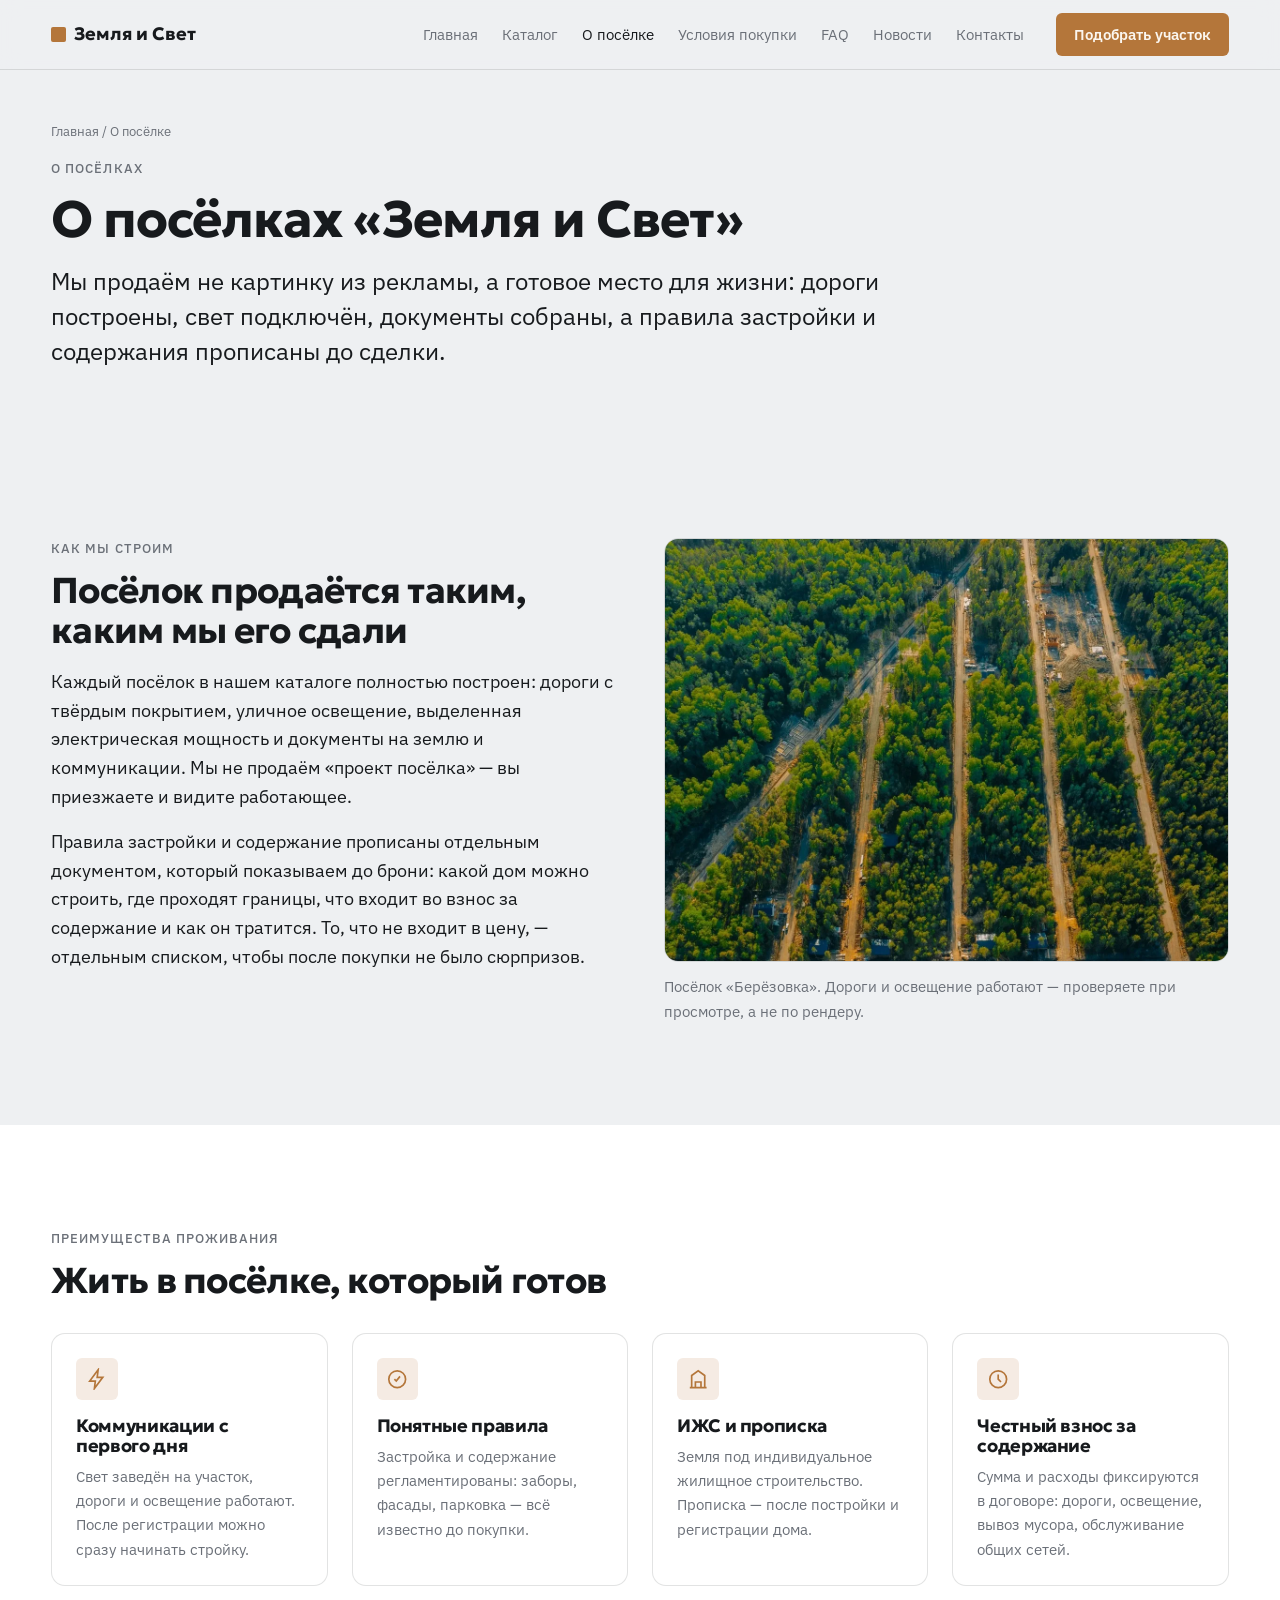
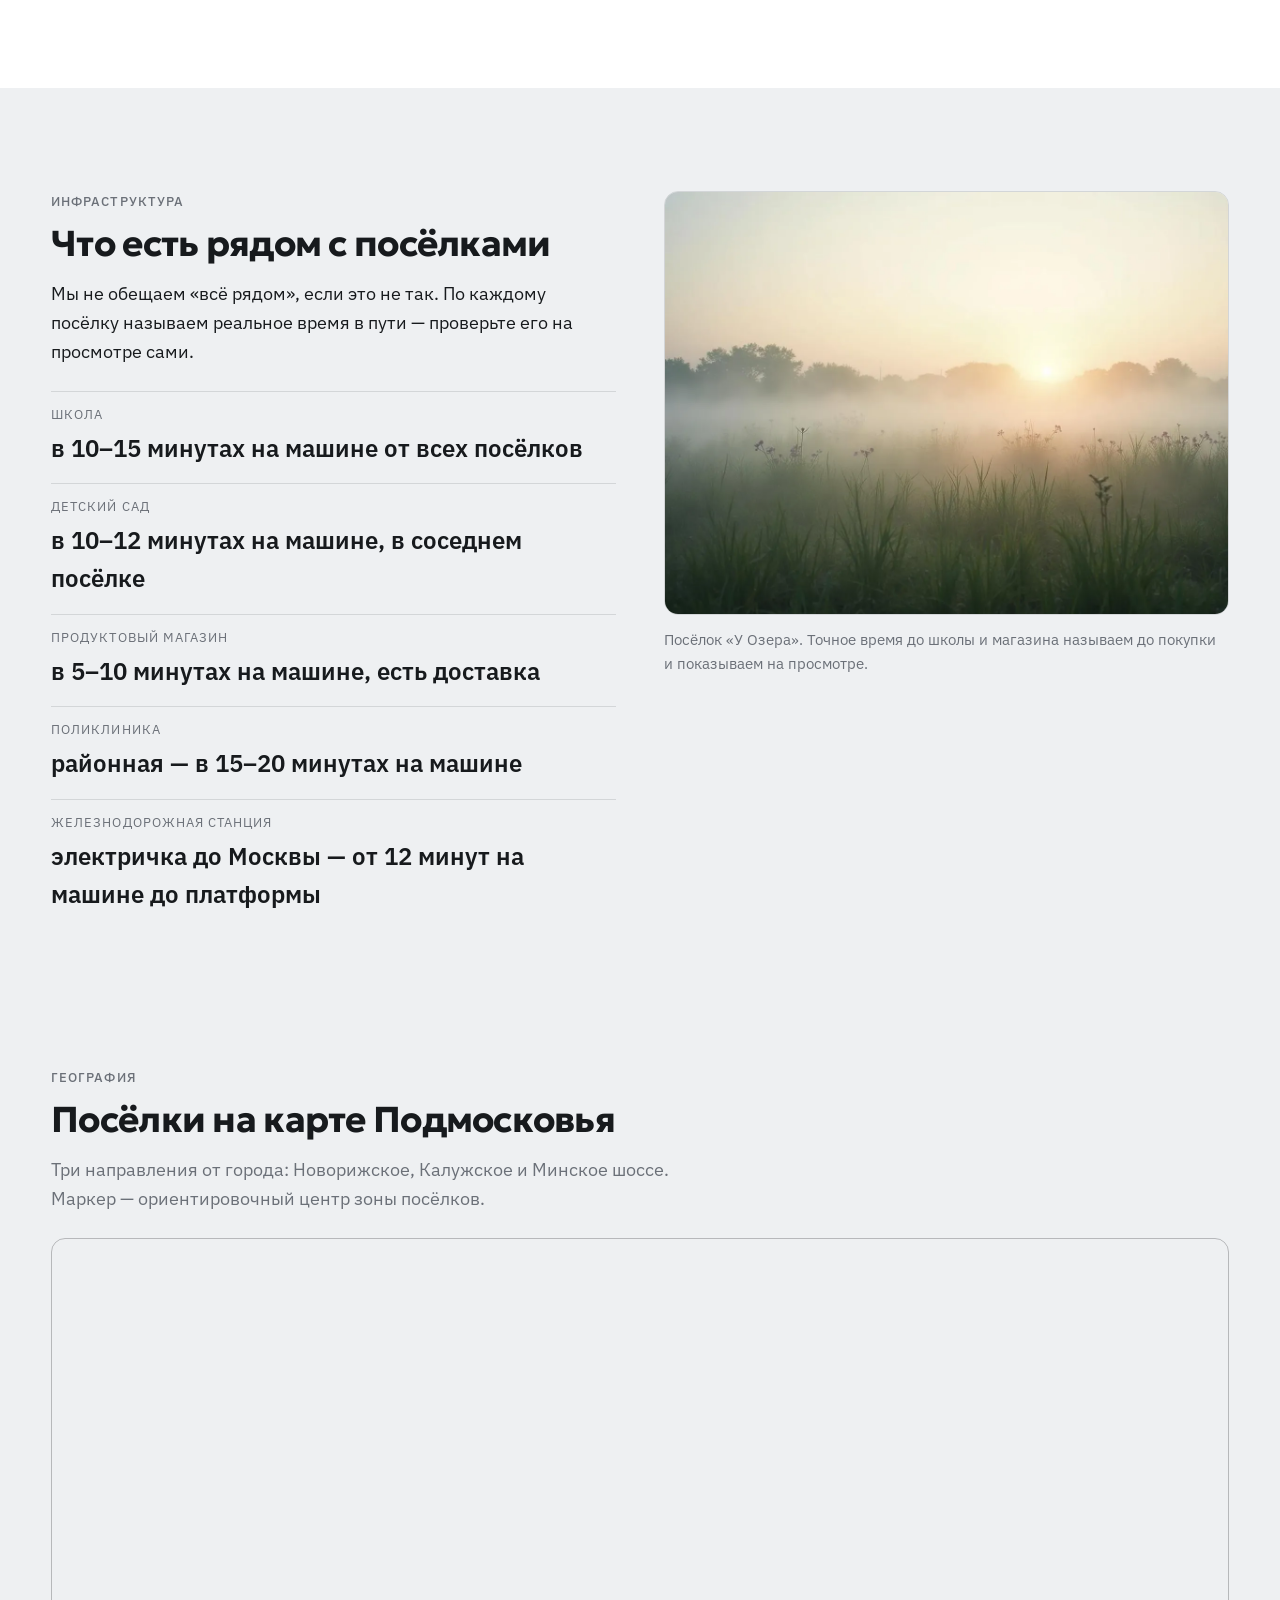
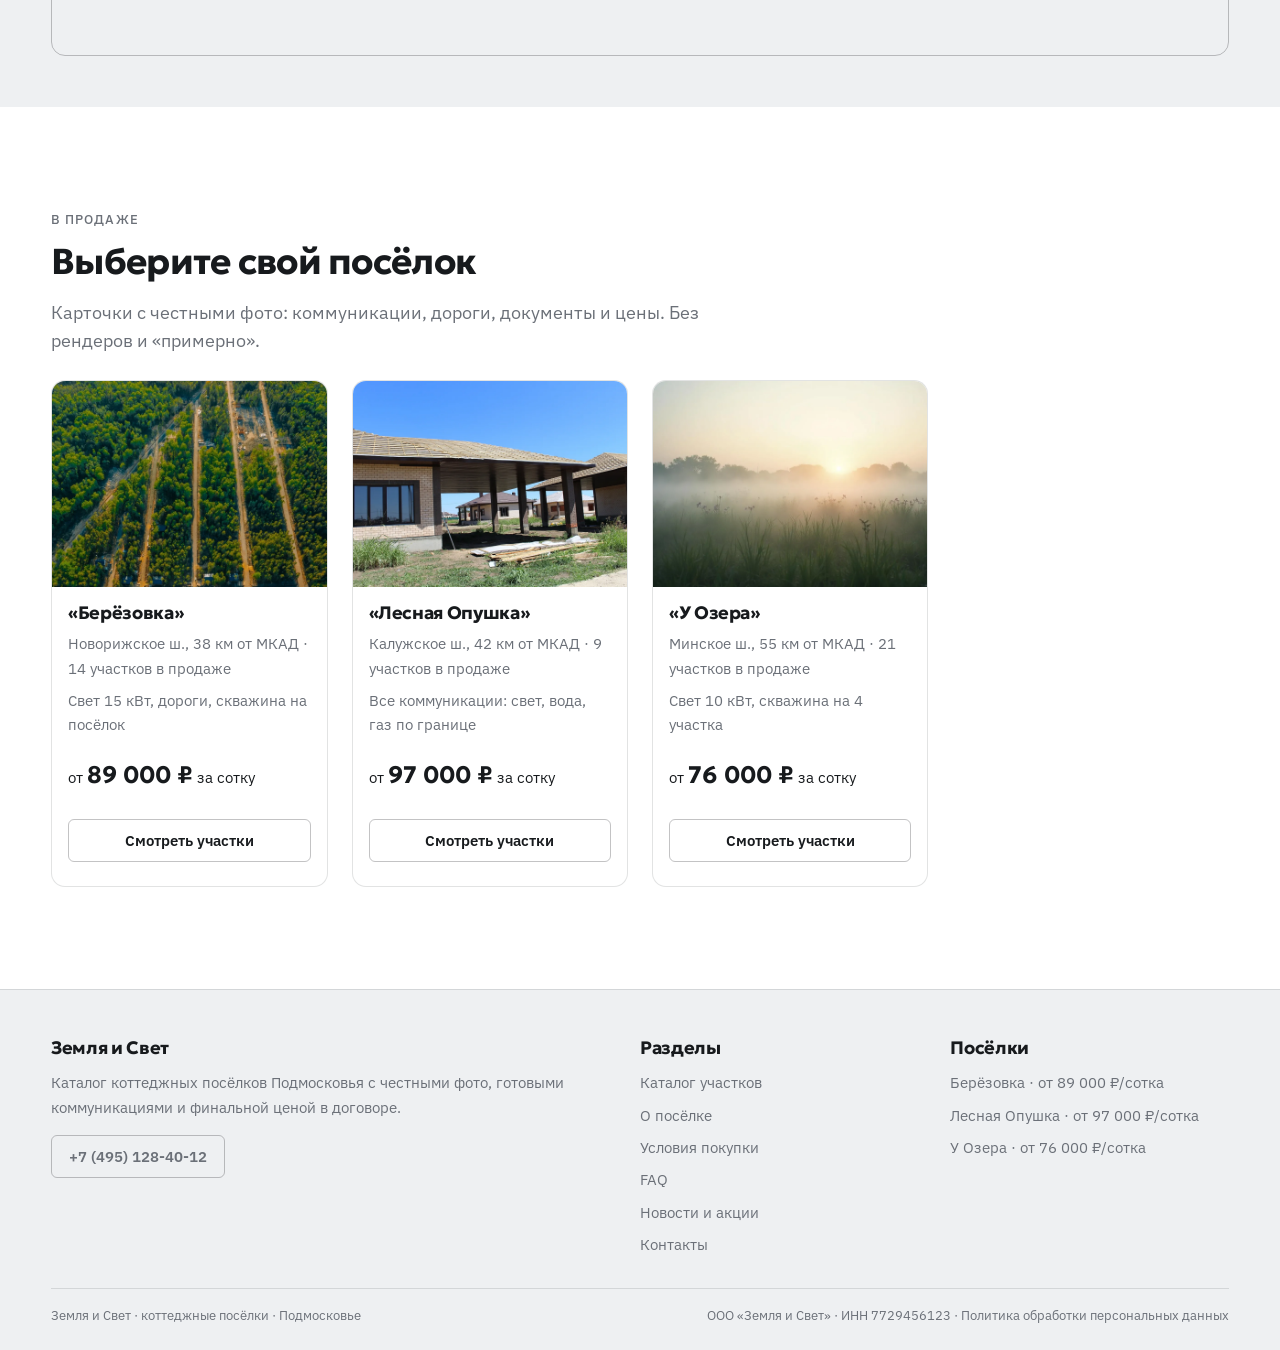
<file: poselok.html>
<!DOCTYPE html>
<html lang="ru">
<head>
  <meta charset="UTF-8">
  <meta name="viewport" content="width=device-width, initial-scale=1">
  <title>О посёлках «Земля и Свет» — готовые коммуникации, правила застройки, документы</title>
  <meta name="description" content="Как устроены посёлки «Земля и Свет» в Подмосковье: построенные дороги и освещение, выделенная мощность, правила застройки и содержание, которое прописано до сделки.">
  <meta property="og:title" content="О посёлках «Земля и Свет» — без сюрпризов после покупки">
  <meta property="og:description" content="Дороги, свет, документы и правила посёлка — показываем работающее, а не обещанное.">
  <meta property="og:type" content="website">
  <meta property="og:image" content="assets/og.jpg">
  <link rel="preconnect" href="https://fonts.googleapis.com">
  <link rel="preconnect" href="https://fonts.gstatic.com" crossorigin>
  <link href="https://fonts.googleapis.com/css2?family=Geologica:wght@500;600;700&family=IBM+Plex+Sans:wght@400;500;600&display=swap" rel="stylesheet">
  <link rel="icon" href="favicon.svg" type="image/svg+xml">
  <link rel="stylesheet" href="css/site.css?v=4">
</head>
<body data-nav="poselok">

<header class="site-header">
  <div class="wrap site-header__in">
    <a class="logo" href="index.html"><i aria-hidden="true"></i>Земля и Свет</a>
    <button class="nav-toggle" type="button" aria-expanded="false" aria-controls="site-nav">Меню</button>
    <nav class="site-nav" id="site-nav" aria-label="Основная навигация">
      <a href="index.html" data-nav="index">Главная</a>
      <a href="catalog.html" data-nav="catalog">Каталог</a>
      <a href="poselok.html" data-nav="poselok">О посёлке</a>
      <a href="terms.html" data-nav="terms">Условия покупки</a>
      <a href="faq.html" data-nav="faq">FAQ</a>
      <a href="news.html" data-nav="news">Новости</a>
      <a href="contacts.html" data-nav="contacts">Контакты</a>
    </nav>
    <a class="btn btn--sm" href="catalog.html">Подобрать участок</a>
  </div>
</header>

<main>
  <section class="section section--tight" aria-label="О посёлках">
    <div class="wrap">
      <nav class="breadcrumbs" aria-label="Хлебные крошки">
        <a href="index.html">Главная</a> / О посёлке
      </nav>
      <span class="label">О посёлках</span>
      <h1>О посёлках «Земля и Свет»</h1>
      <p class="lead">Мы продаём не картинку из рекламы, а готовое место для жизни: дороги построены, свет подключён, документы собраны, а правила застройки и содержания прописаны до сделки.</p>
    </div>
  </section>

  <!-- ПОДХОД -->
  <section class="section" aria-label="Наш подход">
    <div class="wrap two-col">
      <div>
        <span class="label">Как мы строим</span>
        <h2>Посёлок продаётся таким, каким мы его сдали</h2>
        <p style="margin-top: var(--s4)">Каждый посёлок в нашем каталоге полностью построен: дороги с твёрдым покрытием, уличное освещение, выделенная электрическая мощность и документы на землю и коммуникации. Мы не продаём «проект посёлка» — вы приезжаете и видите работающее.</p>
        <p>Правила застройки и содержание прописаны отдельным документом, который показываем до брони: какой дом можно строить, где проходят границы, что входит во взнос за содержание и как он тратится. То, что не входит в цену, — отдельным списком, чтобы после покупки не было сюрпризов.</p>
      </div>
      <figure class="figure">
        <img src="assets/poselok-1.webp" alt="Улица посёлка «Берёзовка»: асфальт, освещение, дома соседей" loading="lazy">
        <figcaption>Посёлок «Берёзовка». Дороги и освещение работают — проверяете при просмотре, а не по рендеру.</figcaption>
      </figure>
    </div>
  </section>

  <!-- ПРЕИМУЩЕСТВА -->
  <section class="section section--surface" aria-label="Преимущества проживания">
    <div class="wrap">
      <span class="label">Преимущества проживания</span>
      <h2>Жить в посёлке, который готов</h2>
      <div class="pros" style="margin-top: var(--s6)">
        <div class="pros__item">
          <div class="pros__icon" aria-hidden="true"><svg viewBox="0 0 24 24" fill="none" stroke="currentColor" stroke-width="1.8"><path d="M13 2L4 14h6l-1 8 9-12h-6z"/></svg></div>
          <h3>Коммуникации с первого дня</h3>
          <p>Свет заведён на участок, дороги и освещение работают. После регистрации можно сразу начинать стройку.</p>
        </div>
        <div class="pros__item">
          <div class="pros__icon" aria-hidden="true"><svg viewBox="0 0 24 24" fill="none" stroke="currentColor" stroke-width="1.8"><path d="M9 12l2 2 4-5"/><circle cx="12" cy="12" r="9"/></svg></div>
          <h3>Понятные правила</h3>
          <p>Застройка и содержание регламентированы: заборы, фасады, парковка — всё известно до покупки.</p>
        </div>
        <div class="pros__item">
          <div class="pros__icon" aria-hidden="true"><svg viewBox="0 0 24 24" fill="none" stroke="currentColor" stroke-width="1.8"><path d="M3 21h18M5 21V8l7-5 7 5v13M9 21v-6h6v6"/></svg></div>
          <h3>ИЖС и прописка</h3>
          <p>Земля под индивидуальное жилищное строительство. Прописка — после постройки и регистрации дома.</p>
        </div>
        <div class="pros__item">
          <div class="pros__icon" aria-hidden="true"><svg viewBox="0 0 24 24" fill="none" stroke="currentColor" stroke-width="1.8"><circle cx="12" cy="12" r="9"/><path d="M12 7v5l3 3"/></svg></div>
          <h3>Честный взнос за содержание</h3>
          <p>Сумма и расходы фиксируются в договоре: дороги, освещение, вывоз мусора, обслуживание общих сетей.</p>
        </div>
      </div>
    </div>
  </section>

  <!-- ИНФРАСТРУКТУРА -->
  <section class="section" aria-label="Инфраструктура рядом">
    <div class="wrap two-col">
      <div>
        <span class="label">Инфраструктура</span>
        <h2>Что есть рядом с посёлками</h2>
        <p style="margin-top: var(--s4)">Мы не обещаем «всё рядом», если это не так. По каждому посёлку называем реальное время в пути — проверьте его на просмотре сами.</p>
        <dl class="contact-list" style="margin-top: var(--s5)">
          <div><dt>Школа</dt><dd>в 10–15 минутах на машине от всех посёлков</dd></div>
          <div><dt>Детский сад</dt><dd>в 10–12 минутах на машине, в соседнем посёлке</dd></div>
          <div><dt>Продуктовый магазин</dt><dd>в 5–10 минутах на машине, есть доставка</dd></div>
          <div><dt>Поликлиника</dt><dd>районная — в 15–20 минутах на машине</dd></div>
          <div><dt>Железнодорожная станция</dt><dd>электричка до Москвы — от 12 минут на машине до платформы</dd></div>
        </dl>
      </div>
      <figure class="figure">
        <img src="assets/poselok-3.webp" alt="Посёлок «У Озера» у воды: участки, лес, берег озера" loading="lazy">
        <figcaption>Посёлок «У Озера». Точное время до школы и магазина называем до покупки и показываем на просмотре.</figcaption>
      </figure>
    </div>
  </section>

  <!-- КАРТА -->
  <section class="section section--tight" aria-label="Карта посёлков">
    <div class="wrap">
      <span class="label">География</span>
      <h2>Посёлки на карте Подмосковья</h2>
      <p class="muted" style="margin-top: var(--s3)">Три направления от города: Новорижское, Калужское и Минское шоссе. Маркер — ориентировочный центр зоны посёлков.</p>
      <div class="map" style="margin-top: var(--s5)">
        <iframe src="https://www.openstreetmap.org/export/embed.html?bbox=36.4%2C55.5%2C37.4%2C56.1&layer=mapnik&marker=55.92%2C36.85" loading="lazy" title="Карта: посёлки Подмосковья"></iframe>
      </div>
    </div>
  </section>

  <!-- КАТАЛОГ -->
  <section class="section section--surface" aria-label="Посёлки в продаже">
    <div class="wrap">
      <span class="label">В продаже</span>
      <h2>Выберите свой посёлок</h2>
      <p class="muted">Карточки с честными фото: коммуникации, дороги, документы и цены. Без рендеров и «примерно».</p>
      <div class="cards" id="village-cards" style="margin-top: var(--s5)"></div>
    </div>
  </section>
</main>

<footer class="site-footer">
  <div class="wrap">
    <div class="site-footer__grid">
      <div>
        <h4>Земля и Свет</h4>
        <p class="muted">Каталог коттеджных посёлков Подмосковья с честными фото, готовыми коммуникациями и финальной ценой в договоре.</p>
        <a class="btn btn--ghost btn--sm" href="tel:+74951284012">+7 (495) 128-40-12</a>
      </div>
      <nav aria-label="Разделы сайта">
        <h4>Разделы</h4>
        <ul>
          <li><a href="catalog.html">Каталог участков</a></li>
          <li><a href="poselok.html">О посёлке</a></li>
          <li><a href="terms.html">Условия покупки</a></li>
          <li><a href="faq.html">FAQ</a></li>
          <li><a href="news.html">Новости и акции</a></li>
          <li><a href="contacts.html">Контакты</a></li>
        </ul>
      </nav>
      <nav aria-label="Посёлки">
        <h4>Посёлки</h4>
        <ul>
          <li><a href="catalog.html?village=berezovka">Берёзовка · от 89 000 ₽/сотка</a></li>
          <li><a href="catalog.html?village=lesnaya">Лесная Опушка · от 97 000 ₽/сотка</a></li>
          <li><a href="catalog.html?village=ozero">У Озера · от 76 000 ₽/сотка</a></li>
        </ul>
      </nav>
    </div>
    <div class="site-footer__foot">
      <span>Земля и Свет · коттеджные посёлки · Подмосковье</span>
      <span>ООО «Земля и Свет» · ИНН 7729456123 · <a href="#politika">Политика обработки персональных данных</a></span>
    </div>
  </div>
</footer>

<script src="js/data.js?v=4"></script>
<script>
  // карточки посёлков рендерятся из единых данных
  (function () {
    var fmt = function (n) { return n.toLocaleString("ru-RU"); };
    document.getElementById("village-cards").innerHTML = window.SITE.villages.map(function (v) {
      return '<article class="card">' +
        '<div class="card__img"><img src="' + v.img + '" alt="Посёлок «' + v.name + '», ' + v.dir + '" loading="lazy"></div>' +
        '<div class="card__body">' +
        '<h3 class="card__title">«' + v.name + '»</h3>' +
        '<p class="card__meta">' + v.dir + ' · ' + v.lots + ' участков в продаже</p>' +
        '<p class="card__meta">' + v.comm + '</p>' +
        '<p class="card__price">от <b>' + fmt(v.priceFrom) + ' ₽</b> за сотку</p>' +
        '<a class="btn btn--ghost btn--sm" href="catalog.html?village=' + v.id + '">Смотреть участки</a>' +
        '</div></article>';
    }).join("");
  })();
</script>
<script src="js/site.js?v=4"></script>
</body>
</html>
</file>
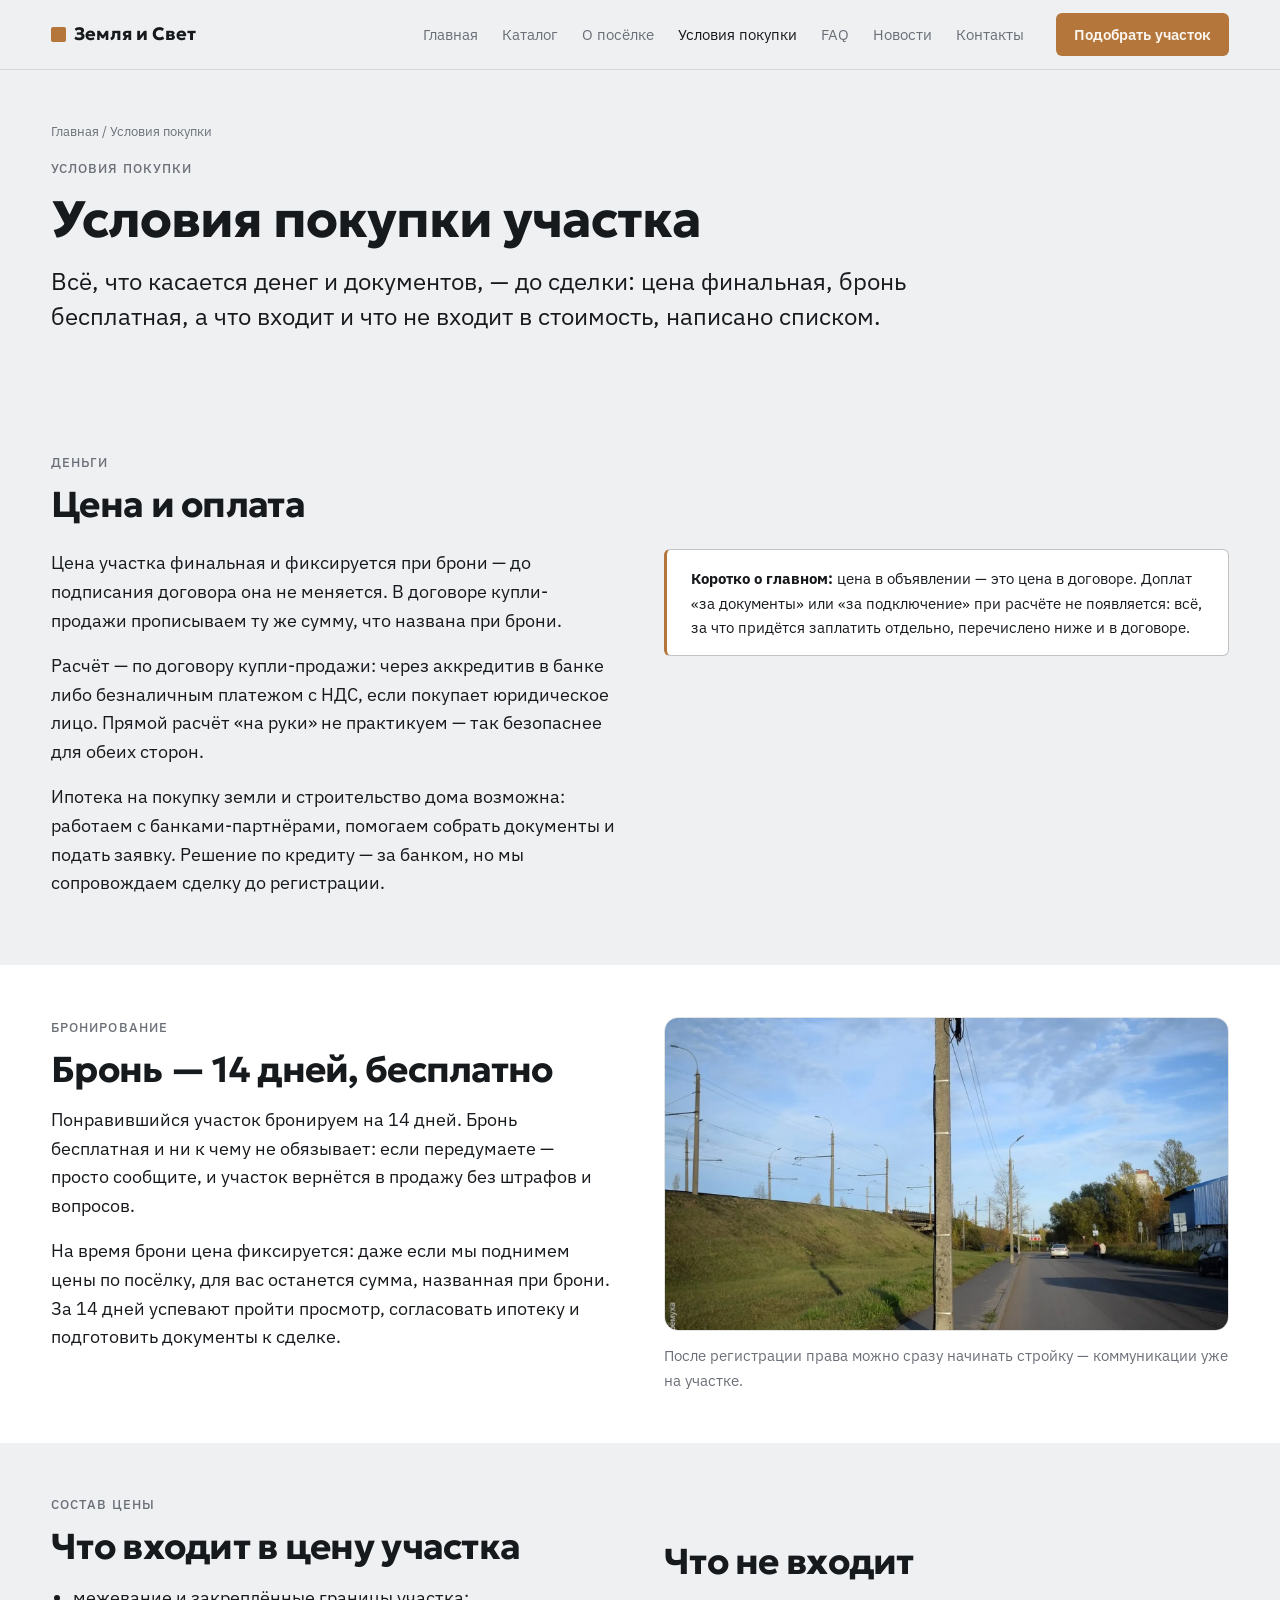
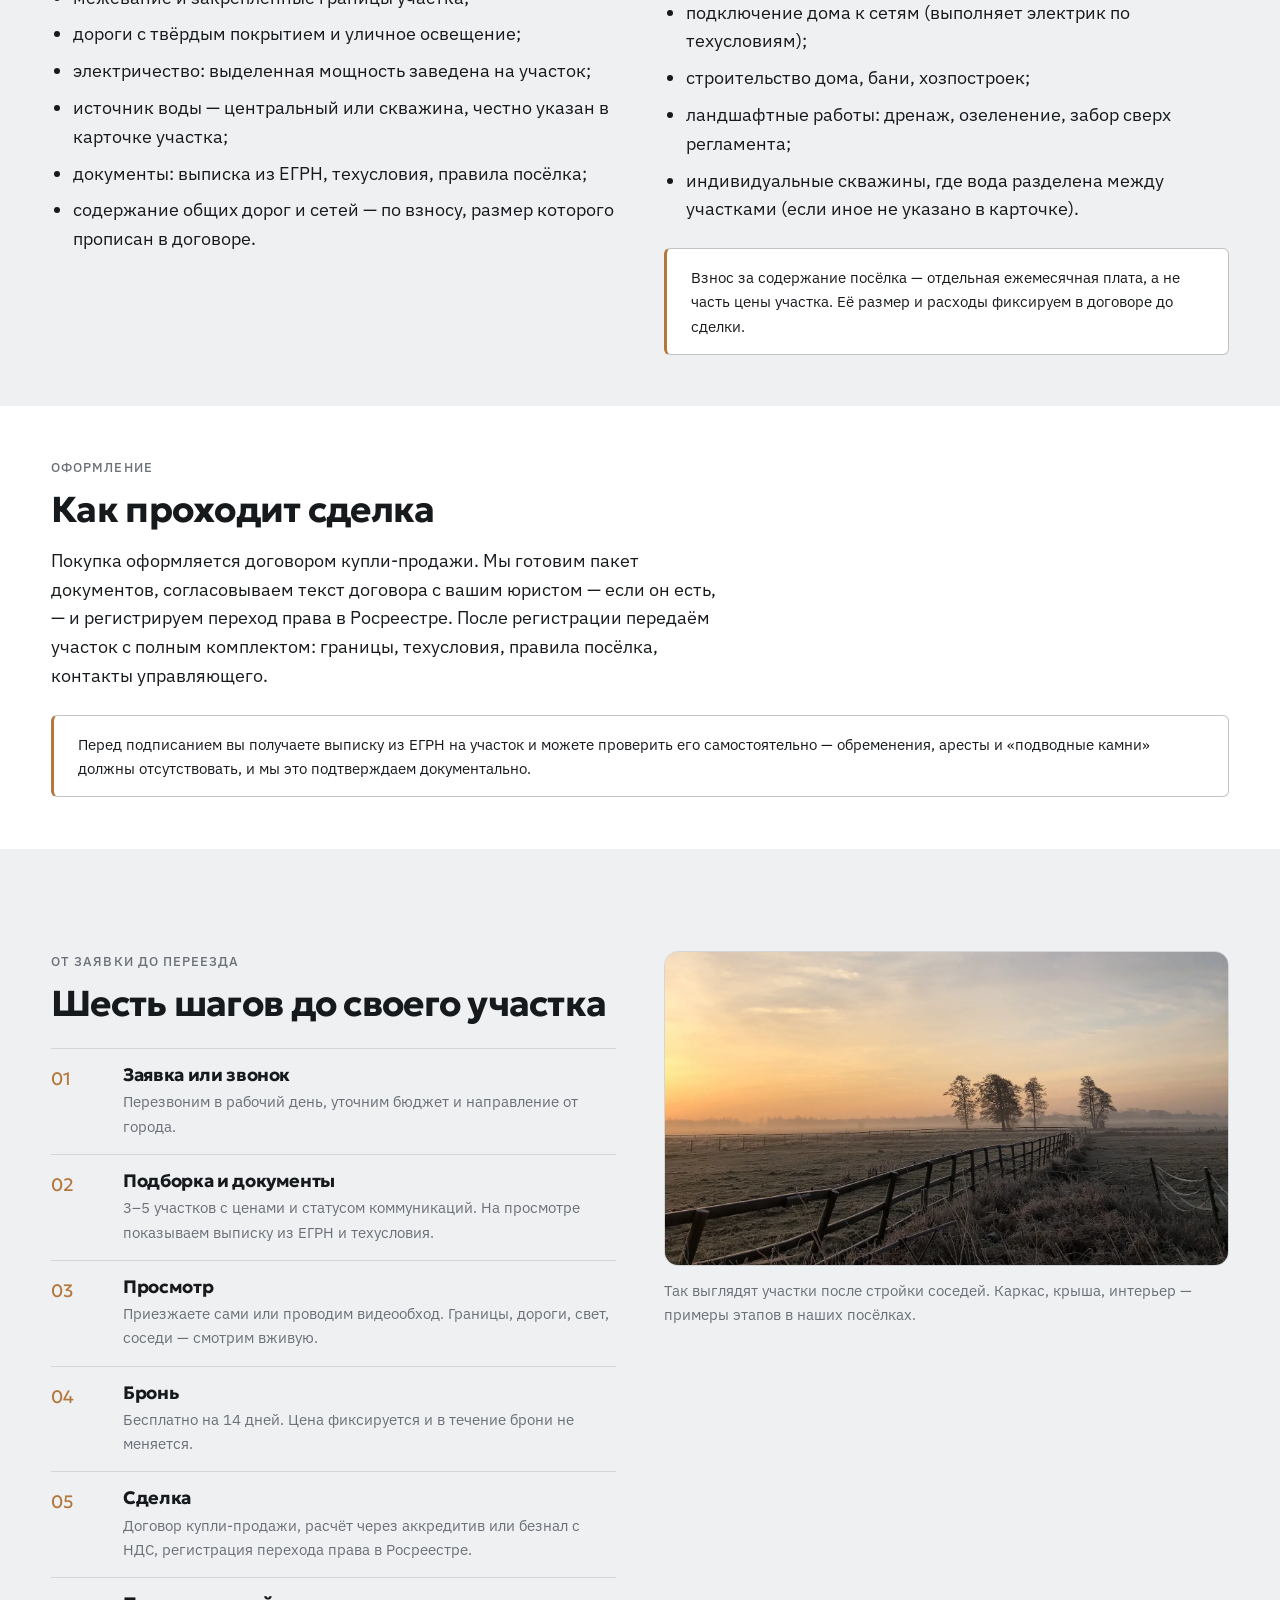
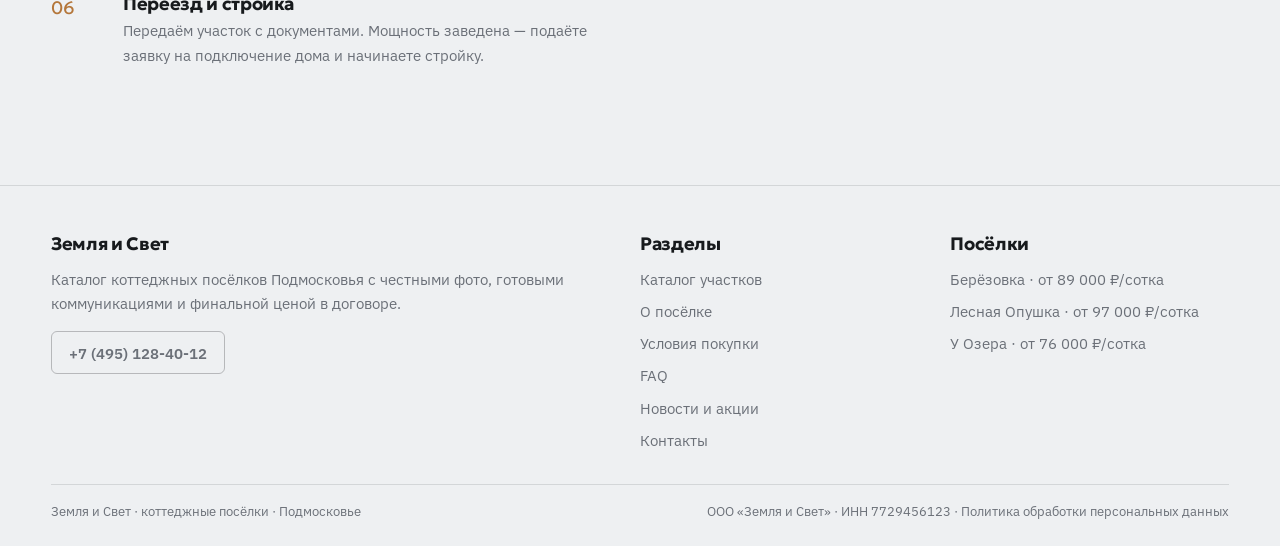
<file: terms.html>
<!DOCTYPE html>
<html lang="ru">
<head>
  <meta charset="UTF-8">
  <meta name="viewport" content="width=device-width, initial-scale=1">
  <title>Условия покупки участка — цена, бронь, договор, ипотека | «Земля и Свет»</title>
  <meta name="description" content="Как купить участок в посёлках «Земля и Свет»: финальная цена, фиксируемая при брони, договор купли-продажи, расчёт через аккредитив, ипотека на землю и стройку, пошаговая схема сделки.">
  <meta property="og:title" content="Условия покупки участка в посёлках «Земля и Свет»">
  <meta property="og:description" content="Цена финальная, бронь 14 дней бесплатно, расчёт через аккредитив. Что входит и что не входит — списком, без сюрпризов.">
  <meta property="og:type" content="website">
  <meta property="og:image" content="assets/og.jpg">
  <link rel="preconnect" href="https://fonts.googleapis.com">
  <link rel="preconnect" href="https://fonts.gstatic.com" crossorigin>
  <link href="https://fonts.googleapis.com/css2?family=Geologica:wght@500;600;700&family=IBM+Plex+Sans:wght@400;500;600&display=swap" rel="stylesheet">
  <link rel="icon" href="favicon.svg" type="image/svg+xml">
  <link rel="stylesheet" href="css/site.css?v=4">
</head>
<body data-nav="terms">

<header class="site-header">
  <div class="wrap site-header__in">
    <a class="logo" href="index.html"><i aria-hidden="true"></i>Земля и Свет</a>
    <button class="nav-toggle" type="button" aria-expanded="false" aria-controls="site-nav">Меню</button>
    <nav class="site-nav" id="site-nav" aria-label="Основная навигация">
      <a href="index.html" data-nav="index">Главная</a>
      <a href="catalog.html" data-nav="catalog">Каталог</a>
      <a href="poselok.html" data-nav="poselok">О посёлке</a>
      <a href="terms.html" data-nav="terms">Условия покупки</a>
      <a href="faq.html" data-nav="faq">FAQ</a>
      <a href="news.html" data-nav="news">Новости</a>
      <a href="contacts.html" data-nav="contacts">Контакты</a>
    </nav>
    <a class="btn btn--sm" href="catalog.html">Подобрать участок</a>
  </div>
</header>

<main>
  <section class="section section--tight" aria-label="Условия покупки">
    <div class="wrap">
      <nav class="breadcrumbs" aria-label="Хлебные крошки">
        <a href="index.html">Главная</a> / Условия покупки
      </nav>
      <span class="label">Условия покупки</span>
      <h1>Условия покупки участка</h1>
      <p class="lead">Всё, что касается денег и документов, — до сделки: цена финальная, бронь бесплатная, а что входит и что не входит в стоимость, написано списком.</p>
    </div>
  </section>

  <!-- ЦЕНА И ОПЛАТА -->
  <section class="section section--tight" aria-label="Цена и оплата">
    <div class="wrap">
      <span class="label">Деньги</span>
      <h2>Цена и оплата</h2>
      <div class="two-col" style="margin-top: var(--s5)">
        <div>
          <p>Цена участка финальная и фиксируется при брони — до подписания договора она не меняется. В договоре купли-продажи прописываем ту же сумму, что названа при брони.</p>
          <p>Расчёт — по договору купли-продажи: через аккредитив в банке либо безналичным платежом с НДС, если покупает юридическое лицо. Прямой расчёт «на руки» не практикуем — так безопаснее для обеих сторон.</p>
          <p>Ипотека на покупку земли и строительство дома возможна: работаем с банками-партнёрами, помогаем собрать документы и подать заявку. Решение по кредиту — за банком, но мы сопровождаем сделку до регистрации.</p>
        </div>
        <div>
          <div class="notice">
            <b>Коротко о главном:</b> цена в объявлении — это цена в договоре. Доплат «за документы» или «за подключение» при расчёте не появляется: всё, за что придётся заплатить отдельно, перечислено ниже и в договоре.
          </div>
        </div>
      </div>
    </div>
  </section>

  <!-- БРОНИРОВАНИЕ -->
  <section class="section section--surface section--tight" aria-label="Бронирование">
    <div class="wrap two-col">
      <div>
        <span class="label">Бронирование</span>
        <h2>Бронь — 14 дней, бесплатно</h2>
        <p style="margin-top: var(--s4)">Понравившийся участок бронируем на 14 дней. Бронь бесплатная и ни к чему не обязывает: если передумаете — просто сообщите, и участок вернётся в продажу без штрафов и вопросов.</p>
        <p>На время брони цена фиксируется: даже если мы поднимем цены по посёлку, для вас останется сумма, названная при брони. За 14 дней успевают пройти просмотр, согласовать ипотеку и подготовить документы к сделке.</p>
      </div>
      <figure class="figure">
        <img src="assets/frame.webp" alt="Строительство дома в посёлке: каркас дома на участке" loading="lazy">
        <figcaption>После регистрации права можно сразу начинать стройку — коммуникации уже на участке.</figcaption>
      </figure>
    </div>
  </section>

  <!-- ЧТО ВХОДИТ -->
  <section class="section section--tight" aria-label="Что входит в цену">
    <div class="wrap two-col">
      <div>
        <span class="label">Состав цены</span>
        <h2>Что входит в цену участка</h2>
        <ul style="margin-top: var(--s4); padding-left: 1.2em; display: grid; gap: var(--s2)">
          <li>межевание и закреплённые границы участка;</li>
          <li>дороги с твёрдым покрытием и уличное освещение;</li>
          <li>электричество: выделенная мощность заведена на участок;</li>
          <li>источник воды — центральный или скважина, честно указан в карточке участка;</li>
          <li>документы: выписка из ЕГРН, техусловия, правила посёлка;</li>
          <li>содержание общих дорог и сетей — по взносу, размер которого прописан в договоре.</li>
        </ul>
      </div>
      <div>
        <h2 style="margin-top: var(--s7)">Что не входит</h2>
        <ul style="margin-top: var(--s4); padding-left: 1.2em; display: grid; gap: var(--s2)">
          <li>подключение дома к сетям (выполняет электрик по техусловиям);</li>
          <li>строительство дома, бани, хозпостроек;</li>
          <li>ландшафтные работы: дренаж, озеленение, забор сверх регламента;</li>
          <li>индивидуальные скважины, где вода разделена между участками (если иное не указано в карточке).</li>
        </ul>
        <div class="notice" style="margin-top: var(--s5)">Взнос за содержание посёлка — отдельная ежемесячная плата, а не часть цены участка. Её размер и расходы фиксируем в договоре до сделки.</div>
      </div>
    </div>
  </section>

  <!-- СДЕЛКА -->
  <section class="section section--surface section--tight" aria-label="Оформление сделки">
    <div class="wrap">
      <span class="label">Оформление</span>
      <h2>Как проходит сделка</h2>
      <p style="margin-top: var(--s4)">Покупка оформляется договором купли-продажи. Мы готовим пакет документов, согласовываем текст договора с вашим юристом — если он есть, — и регистрируем переход права в Росреестре. После регистрации передаём участок с полным комплектом: границы, техусловия, правила посёлка, контакты управляющего.</p>
      <div class="notice" style="margin-top: var(--s5)">Перед подписанием вы получаете выписку из ЕГРН на участок и можете проверить его самостоятельно — обременения, аресты и «подводные камни» должны отсутствовать, и мы это подтверждаем документально.</div>
    </div>
  </section>

  <!-- ШАГИ -->
  <section class="section" aria-label="Пошаговая схема">
    <div class="wrap two-col">
      <div>
        <span class="label">От заявки до переезда</span>
        <h2>Шесть шагов до своего участка</h2>
        <ol class="steps" style="margin-top: var(--s5)">
          <li><div><h3>Заявка или звонок</h3><p>Перезвоним в рабочий день, уточним бюджет и направление от города.</p></div></li>
          <li><div><h3>Подборка и документы</h3><p>3–5 участков с ценами и статусом коммуникаций. На просмотре показываем выписку из ЕГРН и техусловия.</p></div></li>
          <li><div><h3>Просмотр</h3><p>Приезжаете сами или проводим видеообход. Границы, дороги, свет, соседи — смотрим вживую.</p></div></li>
          <li><div><h3>Бронь</h3><p>Бесплатно на 14 дней. Цена фиксируется и в течение брони не меняется.</p></div></li>
          <li><div><h3>Сделка</h3><p>Договор купли-продажи, расчёт через аккредитив или безнал с НДС, регистрация перехода права в Росреестре.</p></div></li>
          <li><div><h3>Переезд и стройка</h3><p>Передаём участок с документами. Мощность заведена — подаёте заявку на подключение дома и начинаете стройку.</p></div></li>
        </ol>
      </div>
      <figure class="figure">
        <img src="assets/roof.webp" alt="Готовый дом в коттеджном посёлке: крыша, участок, соседские дома" loading="lazy">
        <figcaption>Так выглядят участки после стройки соседей. Каркас, крыша, интерьер — примеры этапов в наших посёлках.</figcaption>
      </figure>
    </div>
  </section>
</main>

<footer class="site-footer">
  <div class="wrap">
    <div class="site-footer__grid">
      <div>
        <h4>Земля и Свет</h4>
        <p class="muted">Каталог коттеджных посёлков Подмосковья с честными фото, готовыми коммуникациями и финальной ценой в договоре.</p>
        <a class="btn btn--ghost btn--sm" href="tel:+74951284012">+7 (495) 128-40-12</a>
      </div>
      <nav aria-label="Разделы сайта">
        <h4>Разделы</h4>
        <ul>
          <li><a href="catalog.html">Каталог участков</a></li>
          <li><a href="poselok.html">О посёлке</a></li>
          <li><a href="terms.html">Условия покупки</a></li>
          <li><a href="faq.html">FAQ</a></li>
          <li><a href="news.html">Новости и акции</a></li>
          <li><a href="contacts.html">Контакты</a></li>
        </ul>
      </nav>
      <nav aria-label="Посёлки">
        <h4>Посёлки</h4>
        <ul>
          <li><a href="catalog.html?village=berezovka">Берёзовка · от 89 000 ₽/сотка</a></li>
          <li><a href="catalog.html?village=lesnaya">Лесная Опушка · от 97 000 ₽/сотка</a></li>
          <li><a href="catalog.html?village=ozero">У Озера · от 76 000 ₽/сотка</a></li>
        </ul>
      </nav>
    </div>
    <div class="site-footer__foot">
      <span>Земля и Свет · коттеджные посёлки · Подмосковье</span>
      <span>ООО «Земля и Свет» · ИНН 7729456123 · <a href="#politika">Политика обработки персональных данных</a></span>
    </div>
  </div>
</footer>

<script src="js/site.js?v=4"></script>
</body>
</html>
</file>
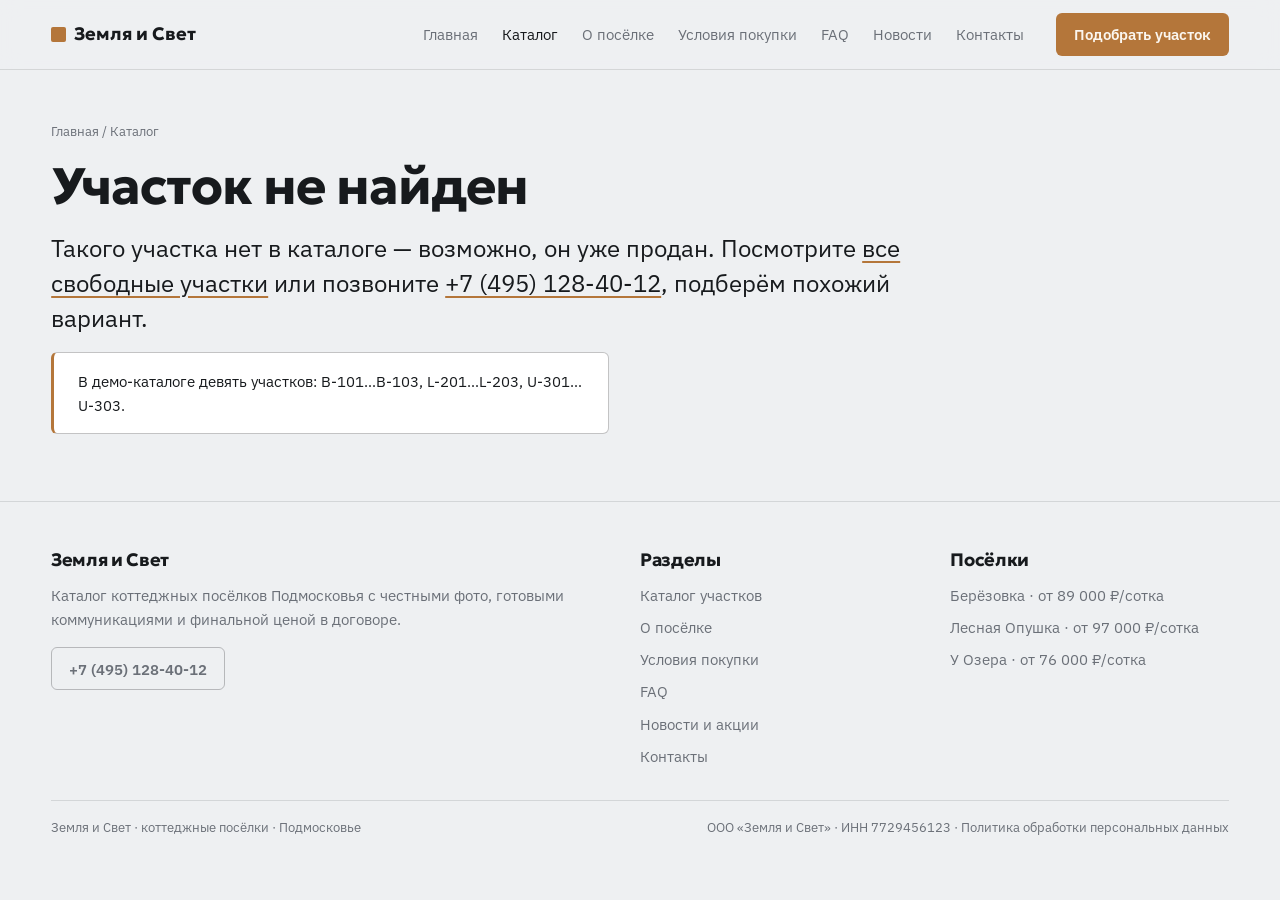
<file: uchastok.html>
<!DOCTYPE html>
<html lang="ru">
<head>
  <meta charset="UTF-8">
  <meta name="viewport" content="width=device-width, initial-scale=1">
  <title>Участок — Земля и Свет</title>
  <meta name="description" content="Участок в коттеджном посёлке от «Земля и Свет»: площадь, цена, коммуникации, галерея и запись на бесплатный просмотр.">
  <meta property="og:title" content="Участок — Земля и Свет">
  <meta property="og:description" content="Участки ИЖС с коммуникациями в посёлках Подмосковья. Финальная цена в договоре.">
  <meta property="og:type" content="website">
  <meta property="og:image" content="assets/og.jpg">
  <link rel="preconnect" href="https://fonts.googleapis.com">
  <link rel="preconnect" href="https://fonts.gstatic.com" crossorigin>
  <link href="https://fonts.googleapis.com/css2?family=Geologica:wght@500;600;700&family=IBM+Plex+Sans:wght@400;500;600&display=swap" rel="stylesheet">
  <link rel="icon" href="favicon.svg" type="image/svg+xml">
  <link rel="stylesheet" href="css/site.css?v=4">
  <script type="application/ld+json" id="lot-jsonld">
  {
    "@context": "https://schema.org",
    "@type": "Product",
    "name": "Участок",
    "description": "Участок в коттеджном посёлке от «Земля и Свет»"
  }
  </script>
</head>
<body data-nav="catalog">

<header class="site-header">
  <div class="wrap site-header__in">
    <a class="logo" href="index.html"><i aria-hidden="true"></i>Земля и Свет</a>
    <button class="nav-toggle" type="button" aria-expanded="false" aria-controls="site-nav">Меню</button>
    <nav class="site-nav" id="site-nav" aria-label="Основная навигация">
      <a href="index.html" data-nav="index">Главная</a>
      <a href="catalog.html" data-nav="catalog">Каталог</a>
      <a href="poselok.html" data-nav="poselok">О посёлке</a>
      <a href="terms.html" data-nav="terms">Условия покупки</a>
      <a href="faq.html" data-nav="faq">FAQ</a>
      <a href="news.html" data-nav="news">Новости</a>
      <a href="contacts.html" data-nav="contacts">Контакты</a>
    </nav>
    <a class="btn btn--sm" href="catalog.html">Подобрать участок</a>
  </div>
</header>

<main>
  <section class="section section--tight" aria-label="Карточка участка">
    <div class="wrap">

      <div id="lot-missing" hidden>
        <nav class="breadcrumbs" aria-label="Хлебные крошки">
          <a href="index.html">Главная</a> / <a href="catalog.html">Каталог</a>
        </nav>
        <h1>Участок не найден</h1>
        <p class="lead">Такого участка нет в каталоге — возможно, он уже продан. Посмотрите <a href="catalog.html">все свободные участки</a> или позвоните <a href="tel:+74951284012">+7 (495) 128-40-12</a>, подберём похожий вариант.</p>
        <p class="notice">В демо-каталоге девять участков: B-101…B-103, L-201…L-203, U-301…U-303.</p>
      </div>

      <article id="lot-found" hidden>
        <nav class="breadcrumbs" aria-label="Хлебные крошки">
          <a href="index.html">Главная</a> /
          <a href="catalog.html">Каталог</a> /
          <a href="catalog.html?village=" id="bc-village">Посёлок</a> /
          <span aria-current="page" id="bc-lot">Участок</span>
        </nav>

        <span class="label" id="lot-label">Участок</span>
        <h1 id="lot-title"></h1>
        <p class="lead" id="lot-lead"></p>

        <div class="gallery" id="lot-gallery" style="margin-top: var(--s6)"></div>

        <div class="two-col" style="margin-top: var(--s7)">
          <div>
            <h2>Описание участка</h2>
            <p id="lot-desc"></p>
            <p class="muted" id="lot-village-desc"></p>
          </div>
          <div>
            <h2>Характеристики</h2>
            <dl class="specs" id="lot-specs" style="margin-top: var(--s4)"></dl>
          </div>
        </div>

        <section class="section--tight" aria-label="Заявка на просмотр" style="margin-top: var(--s6)">
          <div class="contact-grid">
            <div>
              <span class="label">Просмотр</span>
              <h2>Записаться на просмотр</h2>
              <p>Выезд на участок бесплатно, в день обращения. Приезжаете сами — или проведем видеообход с участка: границы, дороги, свет, соседи.</p>
              <dl class="contact-list" style="margin-top: var(--s5)">
                <div><dt>Телефон</dt><dd><a href="tel:+74951284012">+7 (495) 128-40-12</a></dd></div>
                <div><dt>Менеджер</dt><dd id="lot-manager">Марина Соколова</dd></div>
              </dl>
            </div>
            <form class="form" data-demo-form action="#" method="post" aria-label="Форма заявки на просмотр участка">
              <div class="form__fields" style="display: grid; gap: var(--s4)">
                <div class="form__row">
                  <label class="field"><span>Ваше имя</span><input type="text" name="name" required autocomplete="name"></label>
                  <label class="field"><span>Телефон</span><input type="tel" name="phone" required autocomplete="tel" placeholder="+7 ___ ___-__-__"></label>
                </div>
                <div class="form__row">
                  <label class="field"><span>Дата просмотра</span><input type="date" name="date" required></label>
                  <label class="field"><span>Комментарий</span><input type="text" name="msg" placeholder="Удобное время, вопросы…"></label>
                </div>
                <button class="btn" type="submit">Записаться на просмотр</button>
                <p class="form__note">Нажимая кнопку, вы соглашаетесь с <a href="#politika">политикой обработки персональных данных</a>. В демо форма не отправляет данные.</p>
              </div>
              <p class="form__ok" role="status" id="lot-form-ok"></p>
            </form>
          </div>
        </section>

        <section class="section--tight" aria-label="Похожие участки" style="margin-top: var(--s6)">
          <span class="label">Ещё в этом посёлке</span>
          <h2>Похожие участки</h2>
          <div class="cards" id="lot-similar" style="margin-top: var(--s5)"></div>
        </section>
      </article>

    </div>
  </section>
</main>

<footer class="site-footer">
  <div class="wrap">
    <div class="site-footer__grid">
      <div>
        <h4>Земля и Свет</h4>
        <p class="muted">Каталог коттеджных посёлков Подмосковья с честными фото, готовыми коммуникациями и финальной ценой в договоре.</p>
        <a class="btn btn--ghost btn--sm" href="tel:+74951284012">+7 (495) 128-40-12</a>
      </div>
      <nav aria-label="Разделы сайта">
        <h4>Разделы</h4>
        <ul>
          <li><a href="catalog.html">Каталог участков</a></li>
          <li><a href="poselok.html">О посёлке</a></li>
          <li><a href="terms.html">Условия покупки</a></li>
          <li><a href="faq.html">FAQ</a></li>
          <li><a href="news.html">Новости и акции</a></li>
          <li><a href="contacts.html">Контакты</a></li>
        </ul>
      </nav>
      <nav aria-label="Посёлки">
        <h4>Посёлки</h4>
        <ul>
          <li><a href="catalog.html?village=berezovka">Берёзовка · от 89 000 ₽/сотка</a></li>
          <li><a href="catalog.html?village=lesnaya">Лесная Опушка · от 97 000 ₽/сотка</a></li>
          <li><a href="catalog.html?village=ozero">У Озера · от 76 000 ₽/сотка</a></li>
        </ul>
      </nav>
    </div>
    <div class="site-footer__foot">
      <span>Земля и Свет · коттеджные посёлки · Подмосковье</span>
      <span>ООО «Земля и Свет» · ИНН 7729456123 · <a href="#politika">Политика обработки персональных данных</a></span>
    </div>
  </div>
</footer>

<script src="js/data.js?v=4"></script>
<script src="js/uchastok.js?v=4"></script>
<script src="js/site.js?v=4"></script>
</body>
</html>
</file>
<file: css/site.css>
/* ============================================================================
   site.css – «Земля и Свет», каталог коттеджных посёлков Подмосковья
   Палитра «Бумага и дерево». Одна гарнитура для заголовков, одна для текста.
   ========================================================================== */
:root {
  --canvas: #eef0f2;
  --surface: #ffffff;
  --ink: #171a1d;
  --ink-soft: #6b7078;
  --accent: #b4763a;
  --accent-ink: #fbf6ef;
  --hair: rgb(23 26 29 / .12);
  --hair-strong: rgb(23 26 29 / .26);
  --font-display: "Geologica", "Arial", system-ui, sans-serif;
  --font-text: "IBM Plex Sans", "Segoe UI", system-ui, sans-serif;
  --t-xs: clamp(0.75rem, 0.72rem + 0.15vw, 0.82rem);
  --t-sm: clamp(0.875rem, 0.84rem + 0.18vw, 0.95rem);
  --t-base: clamp(1rem, 0.96rem + 0.22vw, 1.125rem);
  --t-lg: clamp(1.2rem, 1.1rem + 0.5vw, 1.5rem);
  --t-xl: clamp(1.6rem, 1.35rem + 1.2vw, 2.25rem);
  --t-2xl: clamp(2rem, 1.5rem + 2.4vw, 3.2rem);
  --s1: .25rem; --s2: .5rem; --s3: .75rem; --s4: 1rem; --s5: 1.5rem;
  --s6: 2rem; --s7: 3rem; --s8: 4rem; --s9: 6rem;
  --gutter: clamp(1.25rem, 4vw, 4rem);
  --section: clamp(3.5rem, 8vw, 7rem);
  --radius: 6px;
  --radius-lg: 14px;
  --shadow: 0 1px 2px rgb(23 26 29 / .08), 0 6px 18px rgb(23 26 29 / .08);
  --shadow-lg: 0 2px 6px rgb(23 26 29 / .10), 0 18px 48px rgb(23 26 29 / .14);
  --measure: 62ch;
}

*, *::before, *::after { box-sizing: border-box; }
html { scroll-behavior: smooth; }
body {
  margin: 0;
  background: var(--canvas);
  color: var(--ink);
  font-family: var(--font-text);
  font-size: var(--t-base);
  line-height: 1.6;
  -webkit-font-smoothing: antialiased;
}
img { max-width: 100%; height: auto; display: block; }
a { color: var(--ink); text-decoration-color: var(--accent); text-underline-offset: .18em; }
a:hover { color: var(--accent); }
h1, h2, h3, h4 { font-family: var(--font-display); line-height: 1.12; margin: 0 0 var(--s4); letter-spacing: -0.02em; }
h1 { font-size: var(--t-2xl); }
h2 { font-size: var(--t-xl); }
h3 { font-size: var(--t-lg); }
p { margin: 0 0 var(--s4); max-width: var(--measure); }

.wrap { width: min(100% - 2 * var(--gutter), 76rem); margin-left: var(--gutter); margin-right: auto; }
.section { padding-block: var(--section); }
.section--tight { padding-block: calc(var(--section) / 2); }
.section--surface { background: var(--surface); }

.label {
  display: block; font-size: var(--t-xs); letter-spacing: .08em; text-transform: uppercase;
  color: var(--ink-soft); font-weight: 500; margin-bottom: var(--s3);
}
.lead { font-size: var(--t-lg); line-height: 1.45; }
.muted { color: var(--ink-soft); }

/* ---- кнопки ---------------------------------------------------------------- */
.btn {
  display: inline-block; padding: .8em 1.6em; border: 1px solid transparent; border-radius: var(--radius);
  background: var(--accent); color: var(--accent-ink); font-weight: 600; font-size: var(--t-base);
  font-family: var(--font-text); text-decoration: none; cursor: pointer; text-align: center;
  transition: transform .15s ease, box-shadow .15s ease;
}
.btn:hover { transform: translateY(-1px); box-shadow: var(--shadow); color: var(--accent-ink); }
.btn--ghost { background: transparent; color: var(--ink); border-color: var(--hair-strong); }
.btn--ghost:hover { color: var(--accent); border-color: var(--accent); }
.btn--sm { padding: .55em 1.1em; font-size: var(--t-sm); }
.btn--block { display: block; width: 100%; }

/* ---- шапка ----------------------------------------------------------------- */
.site-header {
  position: sticky; top: 0; z-index: 50;
  background: color-mix(in oklab, var(--canvas) 88%, transparent);
  backdrop-filter: blur(10px);
  border-bottom: 1px solid var(--hair);
}
.site-header__in { display: flex; align-items: center; gap: var(--s5); padding-block: .8rem; }
.logo { font-family: var(--font-display); font-weight: 700; font-size: var(--t-base); text-decoration: none; display: inline-flex; align-items: center; gap: .5rem; }
.logo i { width: .8em; height: .8em; background: var(--accent); display: inline-block; border-radius: 2px; }
.site-nav { display: flex; gap: var(--s5); margin-left: auto; font-size: var(--t-sm); }
.site-nav a { text-decoration: none; color: var(--ink-soft); }
.site-nav a:hover, .site-nav a[aria-current] { color: var(--ink); }
.site-header .btn { margin-left: var(--s2); }
.nav-toggle { display: none; }

@media (max-width: 900px) {
  .site-header__in { flex-wrap: wrap; }
  .nav-toggle {
    display: inline-flex; margin-left: auto; background: none; border: 1px solid var(--hair-strong);
    border-radius: var(--radius); padding: .45rem .7rem; font: inherit; font-size: var(--t-sm); cursor: pointer;
  }
  .site-nav {
    display: none; flex-direction: column; gap: var(--s3); width: 100%;
    padding-block: var(--s3); border-top: 1px solid var(--hair);
  }
  .site-nav.is-open { display: flex; }
  .site-header .btn { display: none; }
}

/* ---- подвал ---------------------------------------------------------------- */
.site-footer { border-top: 1px solid var(--hair); padding-block: var(--s7) var(--s5); font-size: var(--t-sm); }
.site-footer__grid { display: grid; grid-template-columns: 2fr 1fr 1fr; gap: var(--s6); }
.site-footer h4 { font-size: var(--t-base); margin-bottom: var(--s3); }
.site-footer ul { list-style: none; margin: 0; padding: 0; display: grid; gap: var(--s2); }
.site-footer a { text-decoration: none; color: var(--ink-soft); }
.site-footer a:hover { color: var(--accent); }
.site-footer__foot { margin-top: var(--s6); padding-top: var(--s4); border-top: 1px solid var(--hair); color: var(--ink-soft); font-size: var(--t-xs); display: flex; flex-wrap: wrap; gap: var(--s3) var(--s6); justify-content: space-between; }
@media (max-width: 760px) { .site-footer__grid { grid-template-columns: 1fr; } }

/* ---- hero ------------------------------------------------------------------ */
.hero { position: relative; min-height: min(88svh, 46rem); display: flex; align-items: flex-end; overflow: clip; }
.hero__img { position: absolute; inset: 0; }
.hero__img img { width: 100%; height: 100%; object-fit: cover; object-position: 62% 50%; }
.hero__scrim { position: absolute; inset: 0; background: linear-gradient(78deg, rgb(238 240 242 / .96) 0%, rgb(238 240 242 / .78) 42%, rgb(238 240 242 / .05) 75%); }
.hero__body { position: relative; padding-block: var(--s8) var(--s6); max-width: 40rem; }
.hero h1 { font-size: var(--t-2xl); max-width: 15ch; }
.hero .lead { max-width: 34ch; }
.hero__cta { display: flex; flex-wrap: wrap; gap: var(--s3); align-items: center; margin-top: var(--s5); }
.hero__price {
  margin-top: var(--s4); padding: .7rem 1rem; background: rgb(255 255 255 / .92);
  border: 1px solid var(--hair-strong); border-radius: var(--radius); max-width: 34ch; font-size: var(--t-sm);
}
.hero__price b { font-family: var(--font-display); white-space: nowrap; }

/* ---- преимущества: иконки + текст ------------------------------------------ */
.pros { display: grid; grid-template-columns: repeat(auto-fit, minmax(15rem, 1fr)); gap: var(--s5); }
.pros__item { background: var(--surface); border: 1px solid var(--hair); border-radius: var(--radius-lg); padding: var(--s5); }
.pros__icon { width: 2.6rem; height: 2.6rem; border-radius: var(--radius); background: color-mix(in oklab, var(--accent) 14%, var(--surface)); color: var(--accent); display: grid; place-items: center; margin-bottom: var(--s4); }
.pros__icon svg { width: 1.4rem; height: 1.4rem; }
.pros__item h3 { font-size: var(--t-base); margin-bottom: var(--s2); }
.pros__item p { font-size: var(--t-sm); color: var(--ink-soft); margin: 0; }

/* ---- карточки участков/посёлков -------------------------------------------- */
.cards { display: grid; grid-template-columns: repeat(auto-fill, minmax(17rem, 1fr)); gap: var(--s5); }
.card {
  background: var(--surface); border: 1px solid var(--hair); border-radius: var(--radius-lg);
  overflow: hidden; display: flex; flex-direction: column; transition: transform .15s ease, box-shadow .15s ease;
}
.card:hover { transform: translateY(-2px); box-shadow: var(--shadow-lg); }
.card__img { aspect-ratio: 4 / 3; overflow: hidden; }
.card__img img { width: 100%; height: 100%; object-fit: cover; }
.card__body { padding: var(--s4) var(--s4) var(--s5); display: flex; flex-direction: column; gap: var(--s2); flex: 1; }
.card__title { font-family: var(--font-display); font-size: var(--t-base); margin: 0; }
.card__meta { font-size: var(--t-sm); color: var(--ink-soft); margin: 0; }
.card__price { margin-top: auto; padding-top: var(--s3); font-size: var(--t-sm); }
.card__price b { font-family: var(--font-display); font-size: var(--t-lg); white-space: nowrap; }

/* ---- фильтры каталога ------------------------------------------------------- */
.filters { background: var(--surface); border: 1px solid var(--hair); border-radius: var(--radius-lg); padding: var(--s5); margin-bottom: var(--s6); }
.filters__grid { display: grid; grid-template-columns: repeat(auto-fit, minmax(11rem, 1fr)); gap: var(--s4); align-items: end; }
.field { display: grid; gap: var(--s2); font-size: var(--t-sm); }
.field span { color: var(--ink-soft); }
.field input, .field select, .field textarea {
  font: inherit; padding: .6em .8em; border: 1px solid var(--hair-strong); border-radius: var(--radius);
  background: var(--surface); color: var(--ink); width: 100%;
}
.field input:focus, .field select:focus, .field textarea:focus { outline: 2px solid var(--accent); outline-offset: -1px; }
.filters__result { margin-top: var(--s4); font-size: var(--t-sm); color: var(--ink-soft); }

/* ---- детальная страница ----------------------------------------------------- */
.gallery { display: grid; grid-template-columns: 2fr 1fr 1fr; grid-template-rows: repeat(2, 1fr); gap: var(--s3); }
.gallery__item { overflow: hidden; border-radius: var(--radius); border: 1px solid var(--hair); }
.gallery__item img { width: 100%; height: 100%; object-fit: cover; }
.gallery__item:first-child { grid-row: 1 / span 2; }
@media (max-width: 700px) { .gallery { grid-template-columns: 1fr 1fr; } .gallery__item:first-child { grid-column: 1 / -1; grid-row: auto; } }
.specs { display: grid; grid-template-columns: repeat(auto-fit, minmax(13rem, 1fr)); gap: var(--s3) var(--s6); }
.specs div { padding-block: var(--s3); border-top: 1px solid var(--hair); font-size: var(--t-sm); }
.specs dt { color: var(--ink-soft); }
.specs dd { margin: var(--s1) 0 0; font-weight: 600; }
.breadcrumbs { font-size: var(--t-xs); color: var(--ink-soft); margin-bottom: var(--s4); }
.breadcrumbs a { color: var(--ink-soft); text-decoration: none; }
.breadcrumbs a:hover { color: var(--accent); }

/* ---- формы ------------------------------------------------------------------ */
.form { display: grid; gap: var(--s4); }
.form__row { display: grid; grid-template-columns: 1fr 1fr; gap: var(--s4); }
@media (max-width: 600px) { .form__row { grid-template-columns: 1fr; } }
.form__note { font-size: var(--t-xs); color: var(--ink-soft); }
.form__ok { display: none; padding: var(--s4) var(--s5); border: 1px solid color-mix(in oklab, var(--accent) 45%, transparent); background: color-mix(in oklab, var(--accent) 10%, var(--surface)); border-radius: var(--radius); }
.form.is-sent .form__ok { display: block; }
.form.is-sent .form__fields { display: none; }

/* ---- отзывы ----------------------------------------------------------------- */
.reviews { display: grid; grid-template-columns: 1.4fr 1fr 1fr; gap: var(--s6); }
.reviews__item { margin: 0; padding-top: var(--s4); border-top: 1px solid var(--hair-strong); }
.reviews__item--big blockquote { font-size: var(--t-lg); line-height: 1.4; }
.reviews blockquote { margin: 0; text-wrap: pretty; }
.reviews figcaption { margin-top: var(--s3); font-size: var(--t-sm); color: var(--ink-soft); }
.reviews figcaption b { color: var(--ink); }
.reviews__rating { display: flex; align-items: center; gap: var(--s3); margin-bottom: var(--s5); }
.reviews__num { font-family: var(--font-display); font-weight: 700; font-size: var(--t-xl); }
.stars { --r: 5; --size: 1.1rem; display: inline-block; width: calc(var(--size) * 5); height: var(--size);
  background: linear-gradient(90deg, var(--accent) calc(var(--r) / 5 * 100%), var(--hair-strong) 0);
  -webkit-mask: url("data:image/svg+xml,%3Csvg xmlns='http://www.w3.org/2000/svg' viewBox='0 0 20 20'%3E%3Cpath d='M10 1.5l2.6 5.6 6.1.7-4.5 4.2 1.2 6L10 15l-5.4 3 1.2-6L1.3 7.8l6.1-.7z'/%3E%3C/svg%3E") 0 0 / var(--size) var(--size) repeat-x;
  mask: url("data:image/svg+xml,%3Csvg xmlns='http://www.w3.org/2000/svg' viewBox='0 0 20 20'%3E%3Cpath d='M10 1.5l2.6 5.6 6.1.7-4.5 4.2 1.2 6L10 15l-5.4 3 1.2-6L1.3 7.8l6.1-.7z'/%3E%3C/svg%3E") 0 0 / var(--size) var(--size) repeat-x; }
@media (max-width: 800px) { .reviews { grid-template-columns: 1fr; } }

/* ---- FAQ -------------------------------------------------------------------- */
.faq details { border-top: 1px solid var(--hair); }
.faq summary { cursor: pointer; padding: var(--s4) 0; font-weight: 600; font-size: var(--t-base); list-style: none; display: flex; justify-content: space-between; gap: var(--s4); }
.faq summary::-webkit-details-marker { display: none; }
.faq summary::after { content: "+"; font-family: var(--font-display); color: var(--accent); flex: none; }
.faq details[open] summary::after { content: "–"; }
.faq details p { padding-bottom: var(--s4); color: var(--ink-soft); margin: 0; }

/* ---- новости ---------------------------------------------------------------- */
.news-list { display: grid; gap: var(--s4); }
.news-item { display: grid; grid-template-columns: 7rem 1fr; gap: var(--s5); padding-block: var(--s4); border-top: 1px solid var(--hair); }
.news-item time { font-size: var(--t-xs); color: var(--ink-soft); text-transform: uppercase; letter-spacing: .06em; padding-top: .3em; }
.news-item h3 { font-size: var(--t-base); margin-bottom: var(--s2); }
.news-item p { font-size: var(--t-sm); color: var(--ink-soft); margin: 0; }
@media (max-width: 600px) { .news-item { grid-template-columns: 1fr; gap: var(--s2); } }

/* ---- карта и контакты -------------------------------------------------------- */
.map { border: 1px solid var(--hair-strong); border-radius: var(--radius-lg); overflow: hidden; }
.map iframe { display: block; width: 100%; height: 26rem; border: 0; }
.contact-grid { display: grid; grid-template-columns: 1fr 1fr; gap: var(--s7); align-items: start; }
@media (max-width: 800px) { .contact-grid { grid-template-columns: 1fr; } }
.contact-list { display: grid; gap: var(--s4); margin: 0; }
.contact-list div { padding-top: var(--s3); border-top: 1px solid var(--hair); }
.contact-list dt { font-size: var(--t-xs); text-transform: uppercase; letter-spacing: .08em; color: var(--ink-soft); }
.contact-list dd { margin: var(--s1) 0 0; font-weight: 600; font-size: var(--t-lg); }
.contact-list a { text-decoration: none; }

/* ---- плашка демо (только показ заказчику) ----------------------------------- */
.demo-for { display: inline-flex; align-items: center; gap: .55rem; margin-bottom: var(--s5); padding: .4rem .95rem .4rem .45rem;
  background: rgb(255 255 255 / .92); border: 1px solid var(--hair-strong); border-radius: 999px;
  font-size: var(--t-xs); color: var(--ink); max-width: 100%; }
.demo-for img { width: 1.6rem; height: 1.6rem; border-radius: 50%; object-fit: cover; flex: none; }

/* ---- прочее ----------------------------------------------------------------- */
.two-col { display: grid; grid-template-columns: 1fr 1fr; gap: var(--s7); align-items: start; }
@media (max-width: 800px) { .two-col { grid-template-columns: 1fr; } }
.figure { margin: 0; }
.figure img { border-radius: var(--radius-lg); border: 1px solid var(--hair); width: 100%; }
.figure figcaption { margin-top: var(--s3); font-size: var(--t-sm); color: var(--ink-soft); }
.steps { counter-reset: step; list-style: none; margin: 0; padding: 0; display: grid; gap: 0; }
.steps li { counter-increment: step; padding: var(--s4) 0; border-top: 1px solid var(--hair); display: grid; grid-template-columns: 3.5rem 1fr; gap: var(--s4); }
.steps li::before { content: counter(step, decimal-leading-zero); font-family: var(--font-display); color: var(--accent); }
.steps h3 { font-size: var(--t-base); margin-bottom: var(--s1); }
.steps p { font-size: var(--t-sm); color: var(--ink-soft); margin: 0; }
.notice { padding: var(--s4) var(--s5); border: 1px solid var(--hair-strong); border-left: 3px solid var(--accent); background: var(--surface); border-radius: var(--radius); font-size: var(--t-sm); }
</file>
